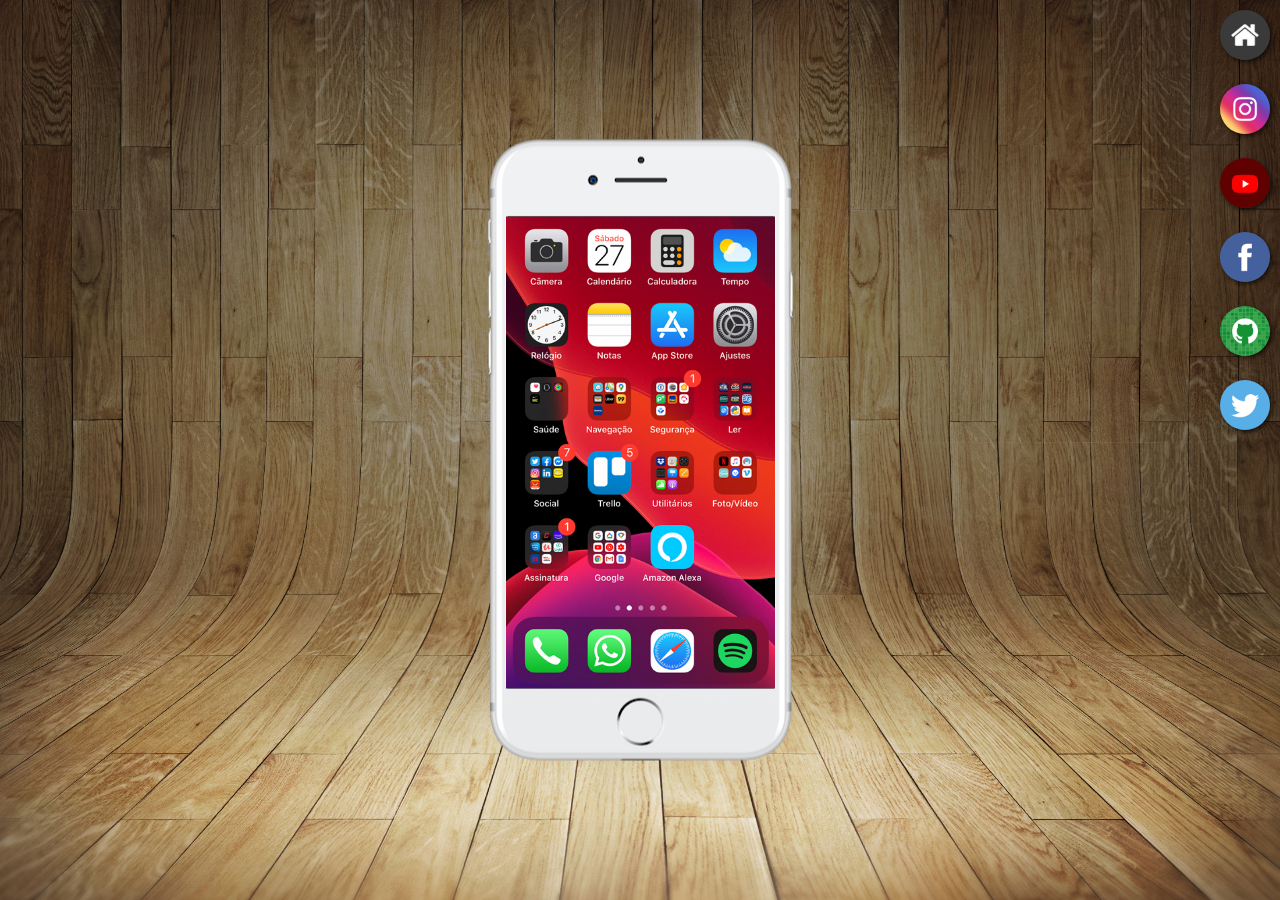
<file: index.html>
<!DOCTYPE html>
<html lang="pt-br">
<head>
    <meta charset="UTF-8">
    <meta name="viewport" content="width=device-width, initial-scale=1.0">
    <title>Projeto Redes Sociais</title>
    <link rel="shortcut icon" href="favicon.ico" type="image/x-icon">
    <link rel="stylesheet" href="estilos/style.css">
</head>
<body>
    <main>
        <section id="telefone">
            <iframe src="paginas-extras/home.html" frameborder="0" name="tela" id="tela">
            Seu navegador não é compatível com isso.
            </iframe>
        </section>
        <section id="redes-sociais">
            <a href="imagens/tela-home.jpg" target="tela"><img src="imagens/logo-home.jpg" alt="Home"></a><br>
            <a href="paginas-extras/instagram.html" target="tela"><img src="imagens/logo-instagram.jpg" alt="Instagram"></a><br>
            <a href="paginas-extras/youtube.html" target="tela"><img src="imagens/logo-youtube.jpg" alt="Youtube"></a><br>
            <a href="paginas-extras/facebook.html" target="tela"><img src="imagens/logo-facebook.jpg" alt="Facebook"></a><br>
            <a href="paginas-extras/github.html" target="tela"><img src="imagens/logo-github.jpg" alt="GitHub"></a><br>
            <a href="paginas-extras/x.html" target="tela"><img src="imagens/logo-twitter.jpg" alt="Twitter"></a>
        </section>
    </main>
</body>
</html>
</file>
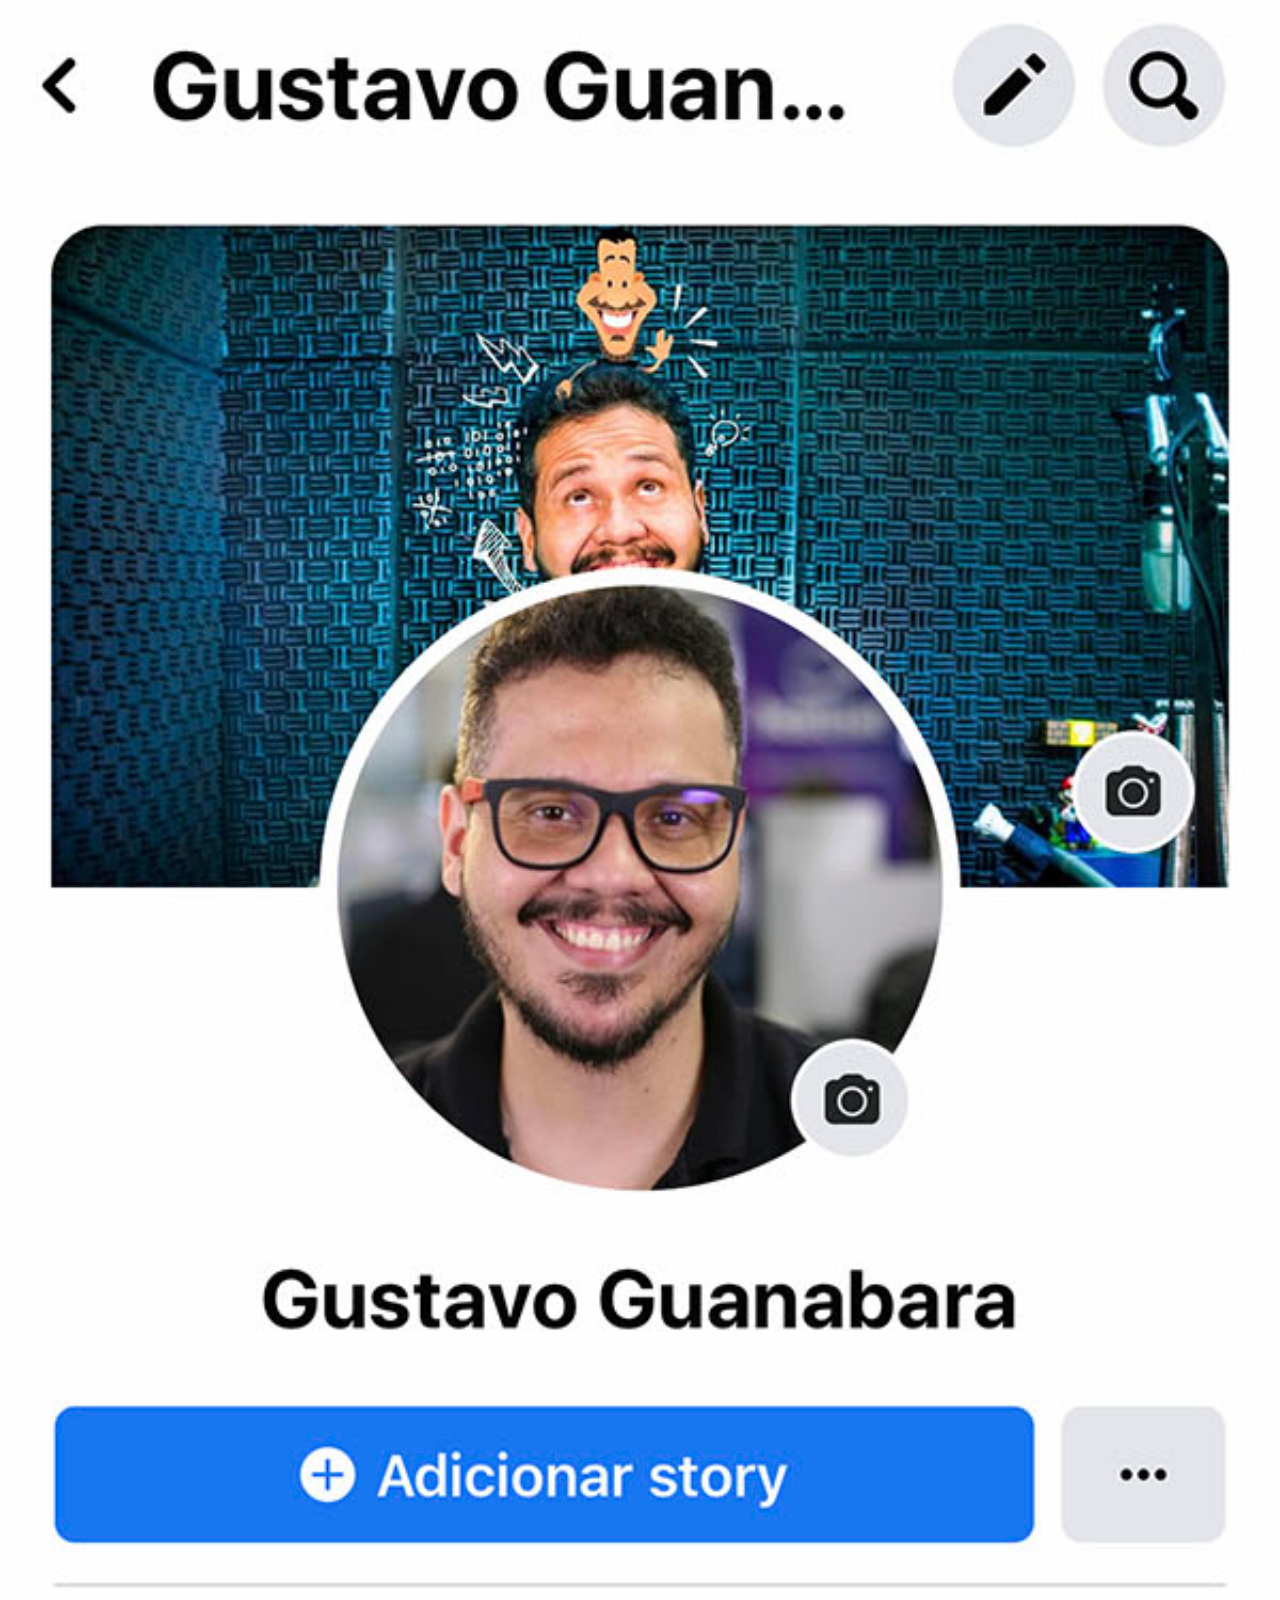
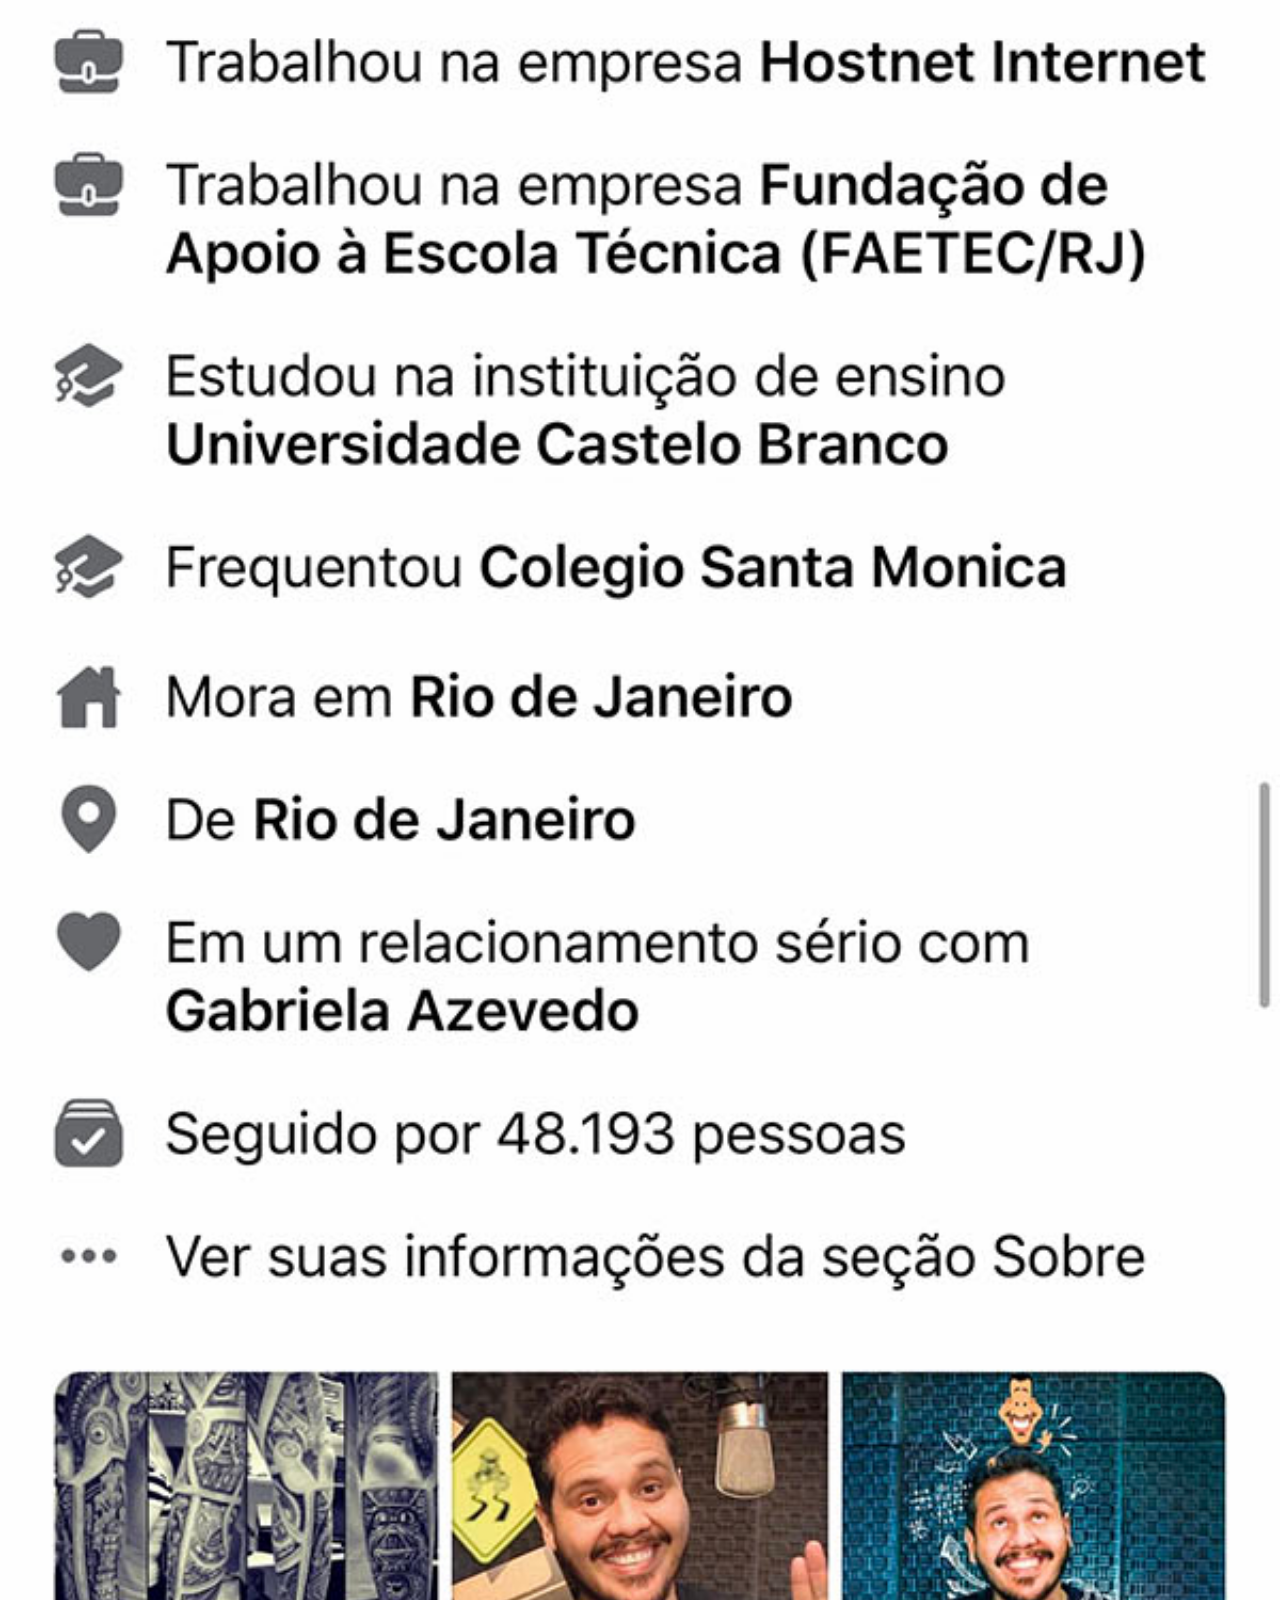
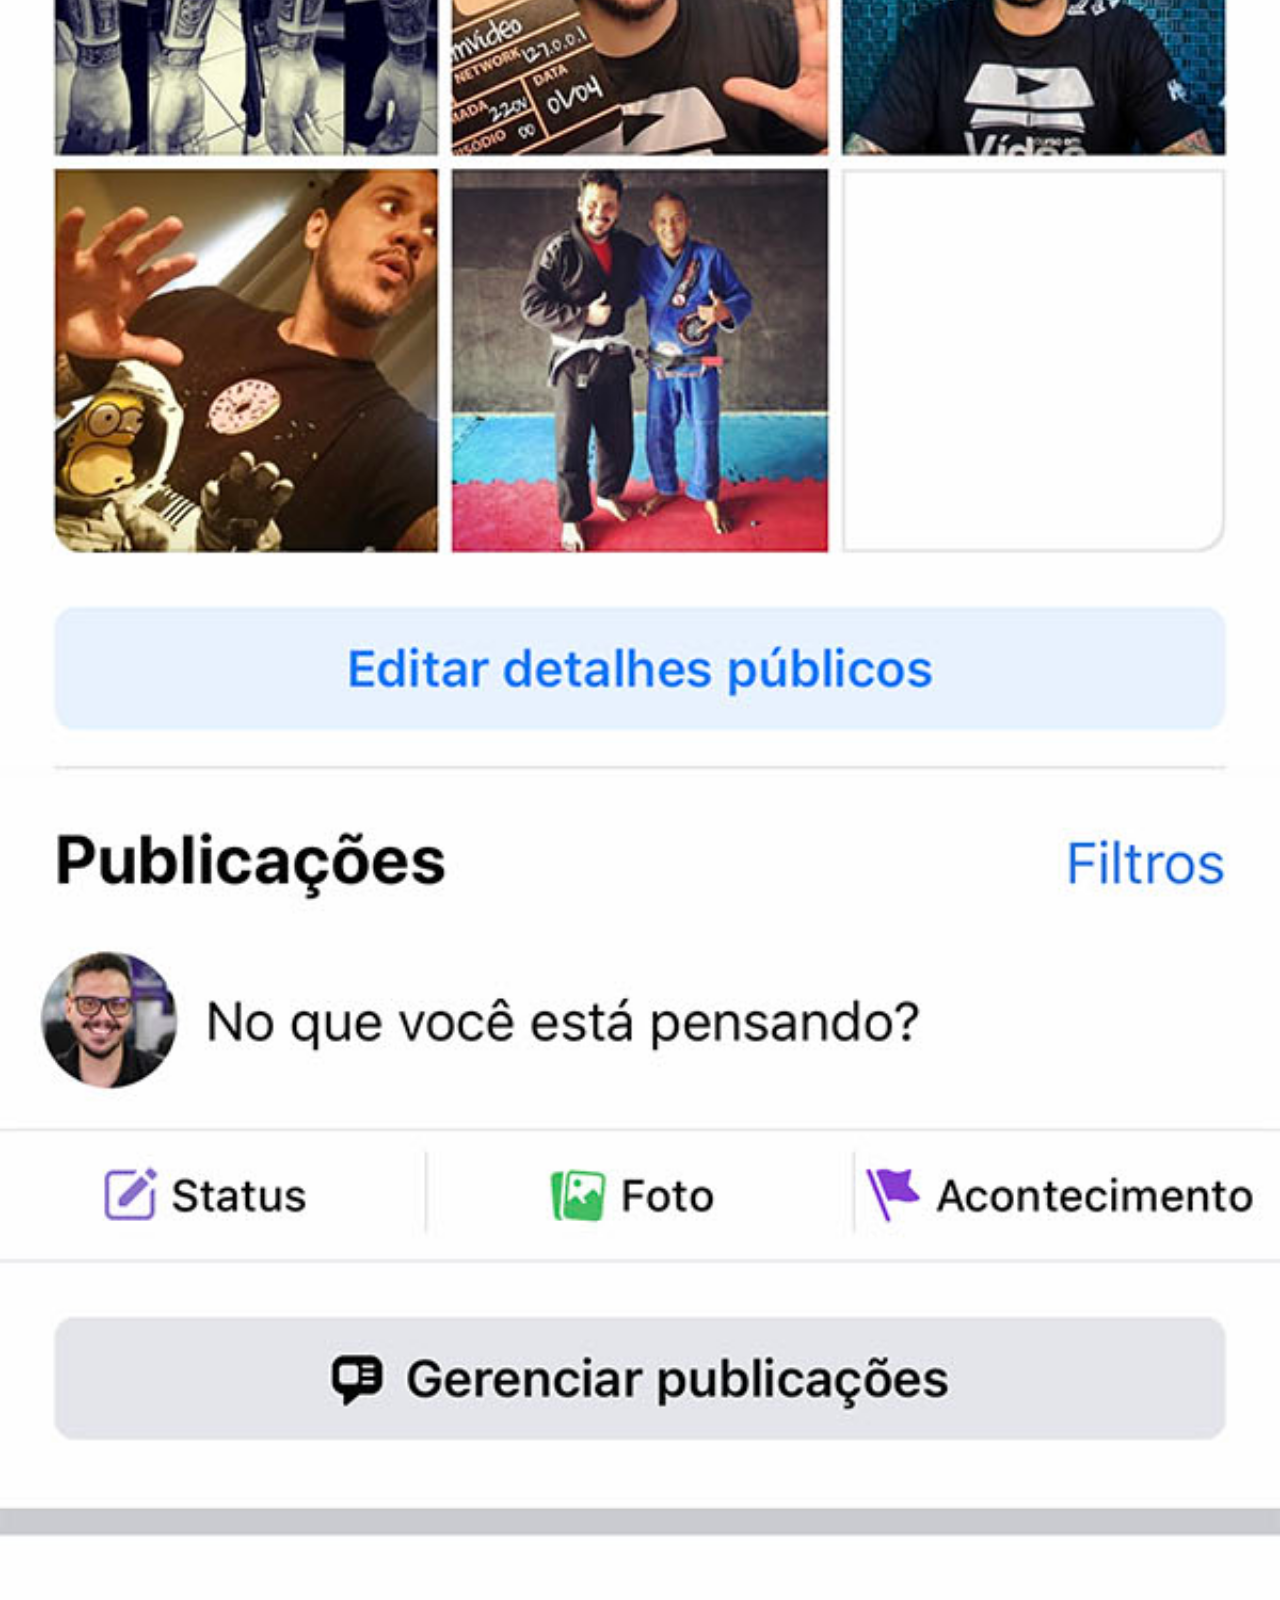
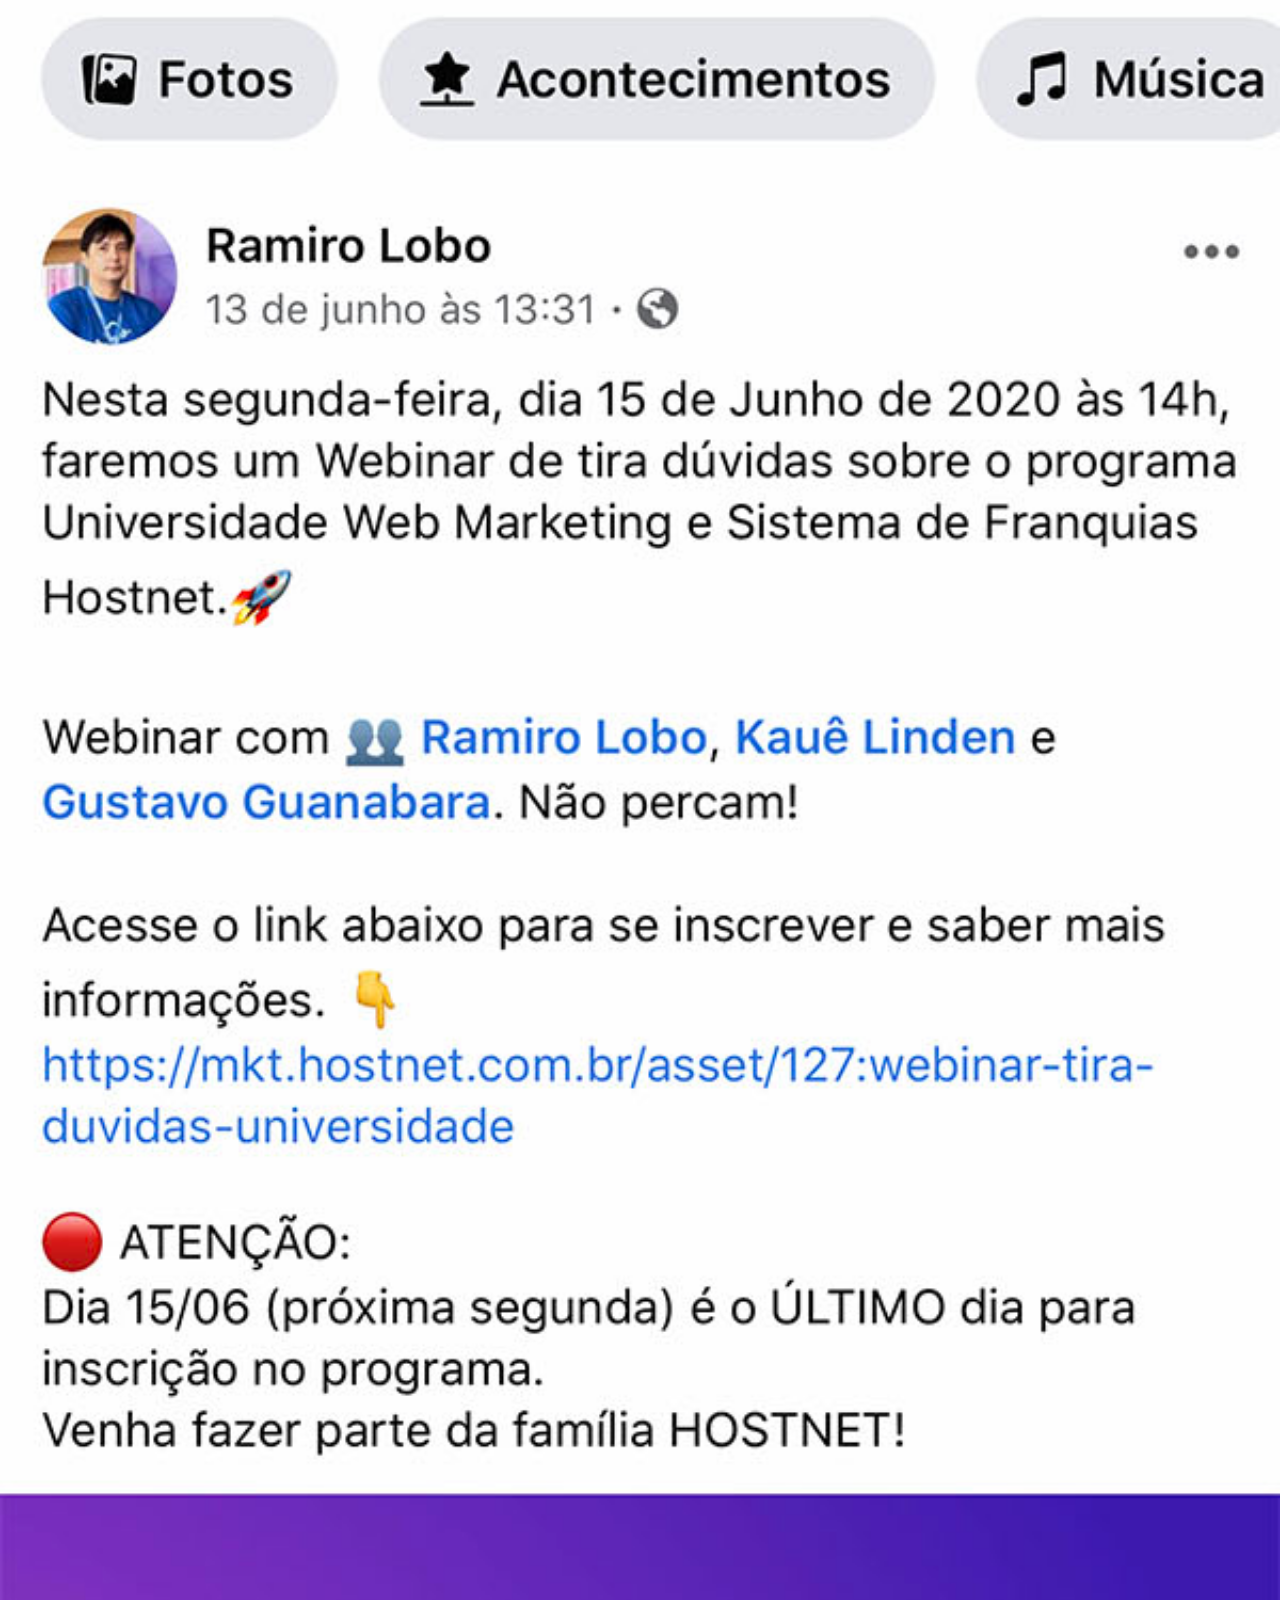
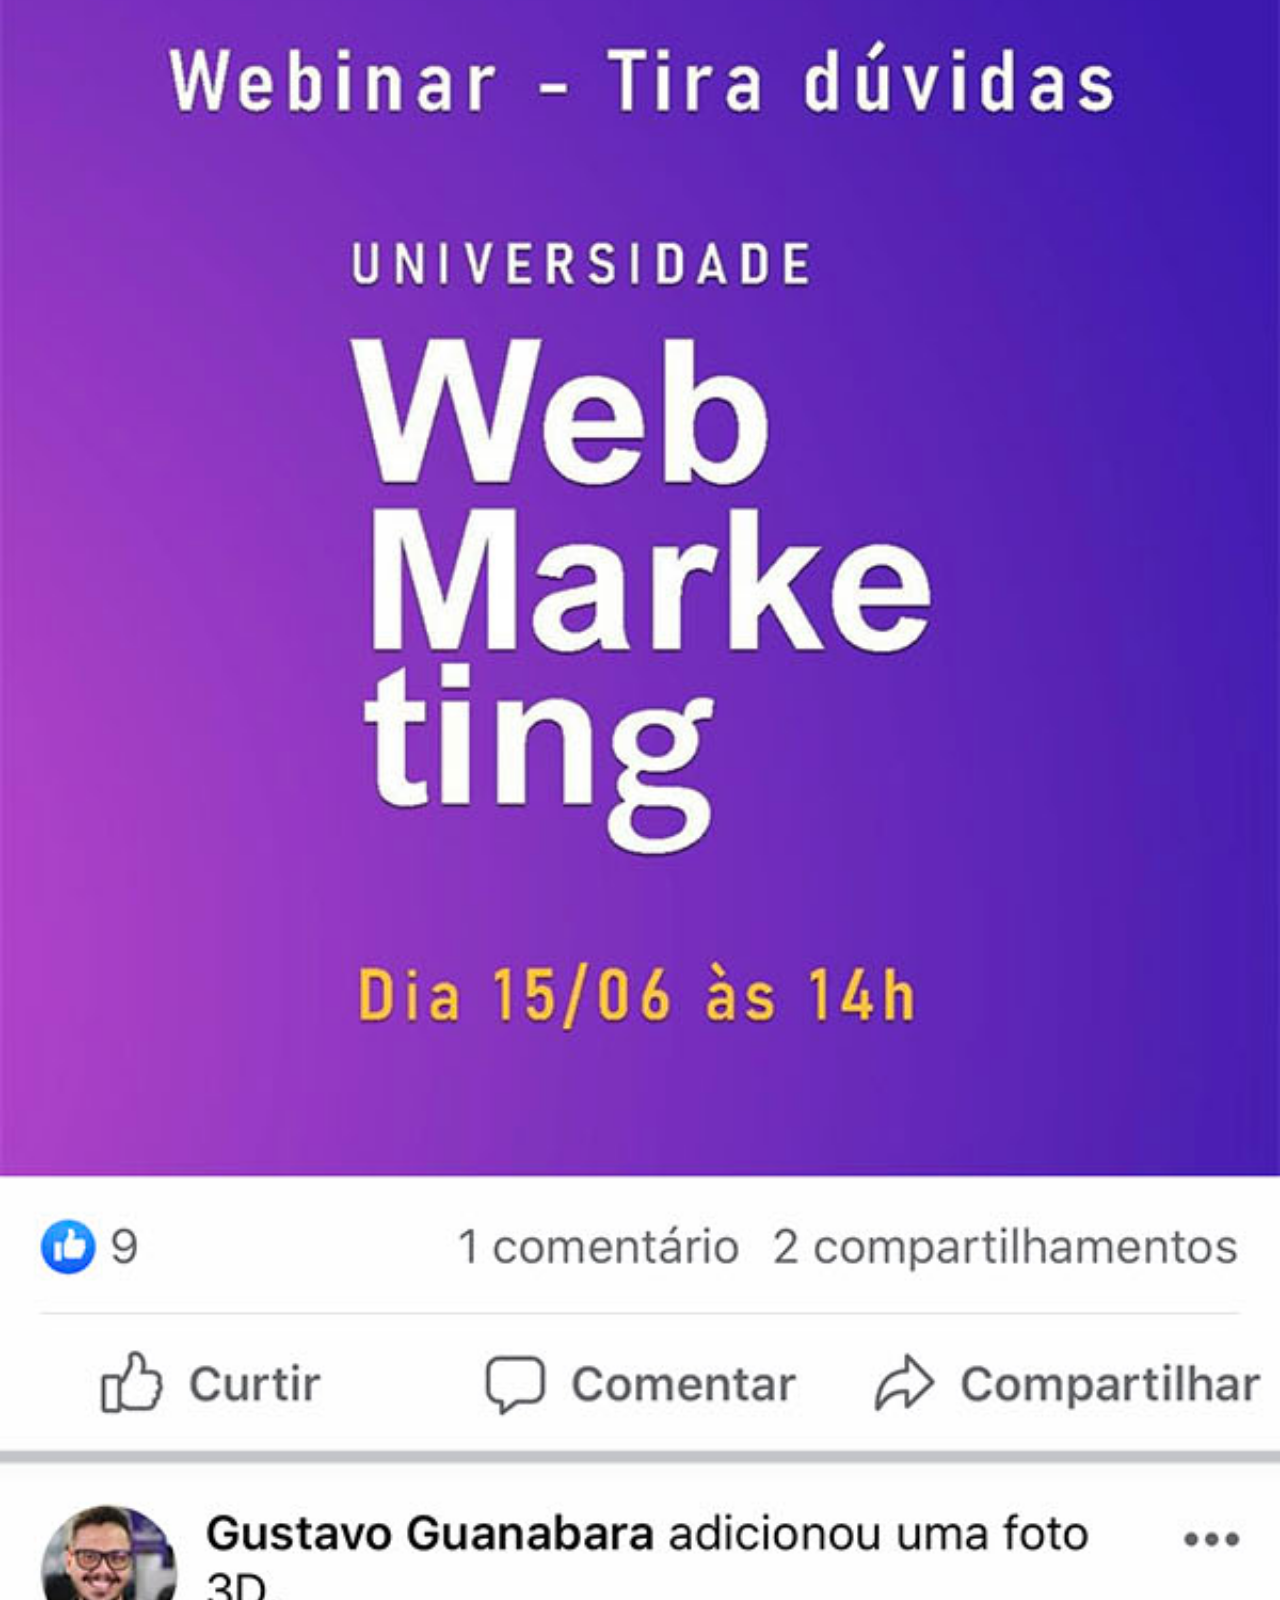
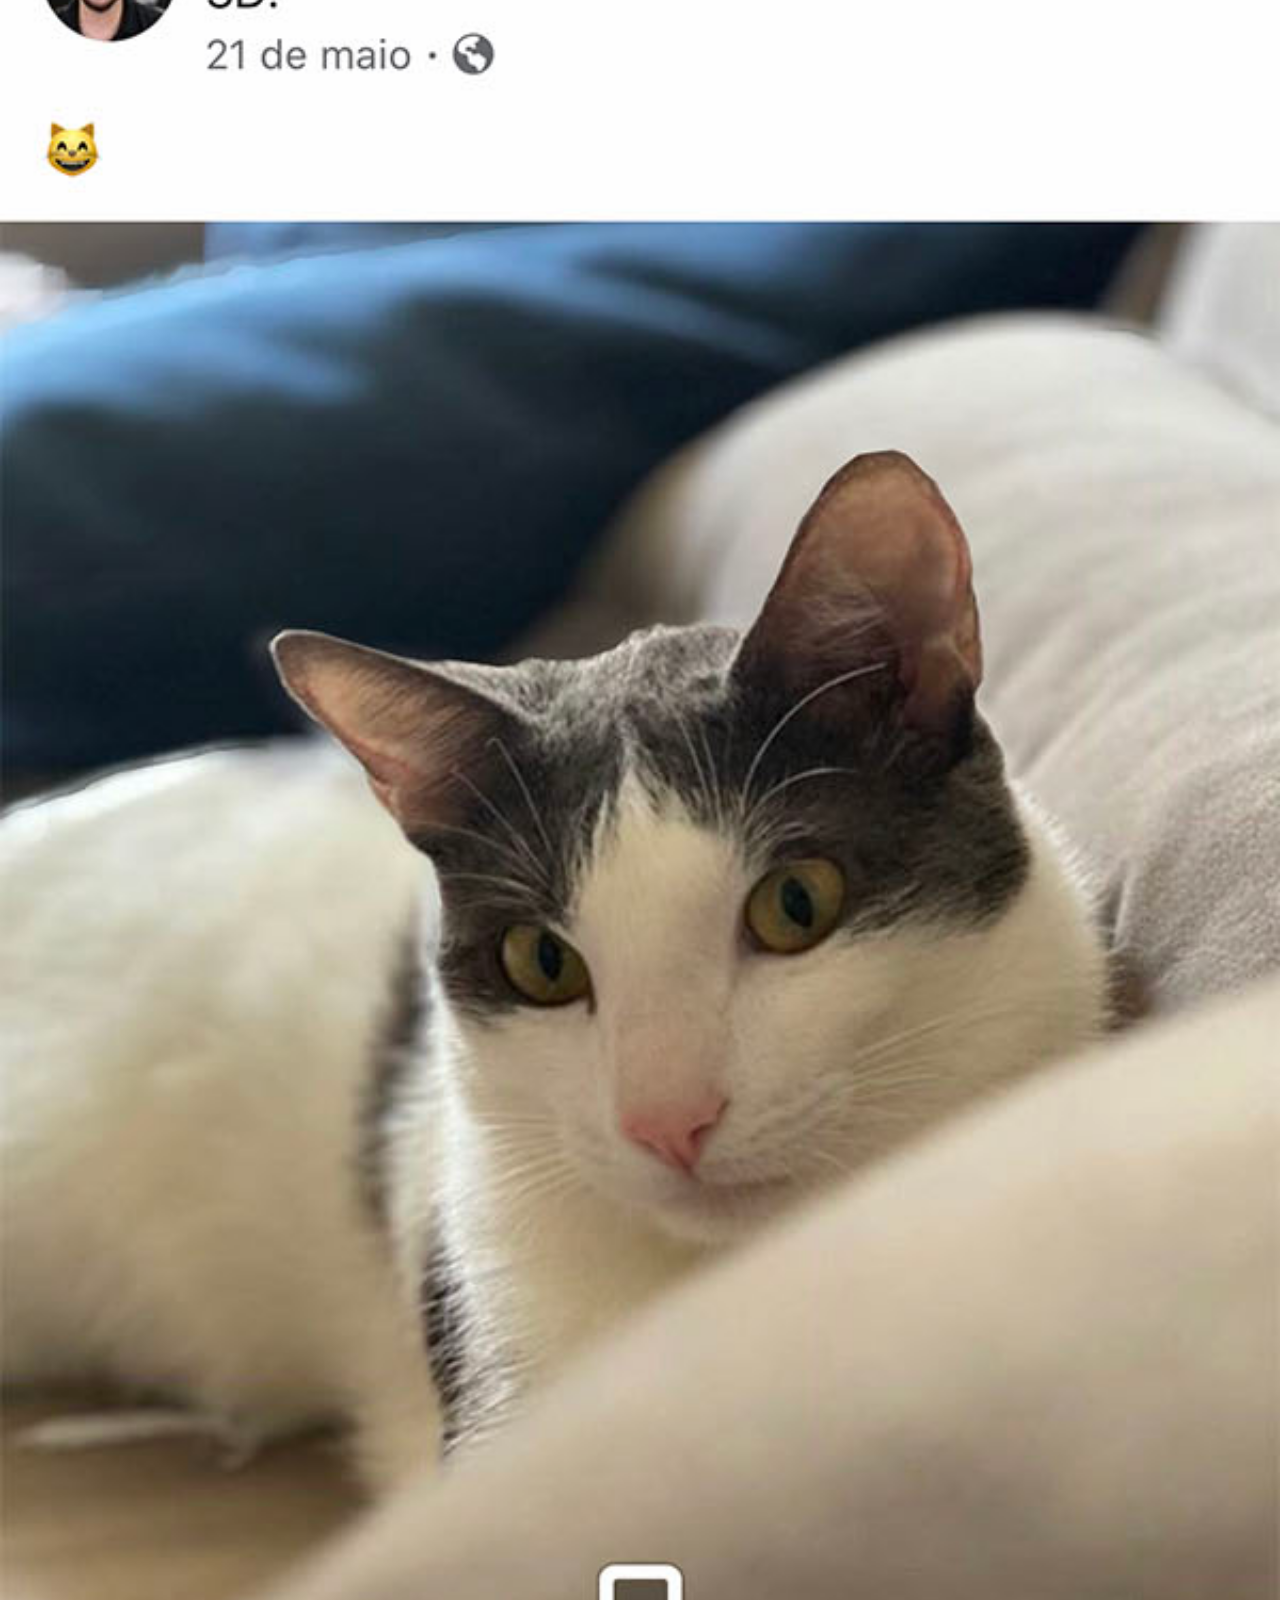
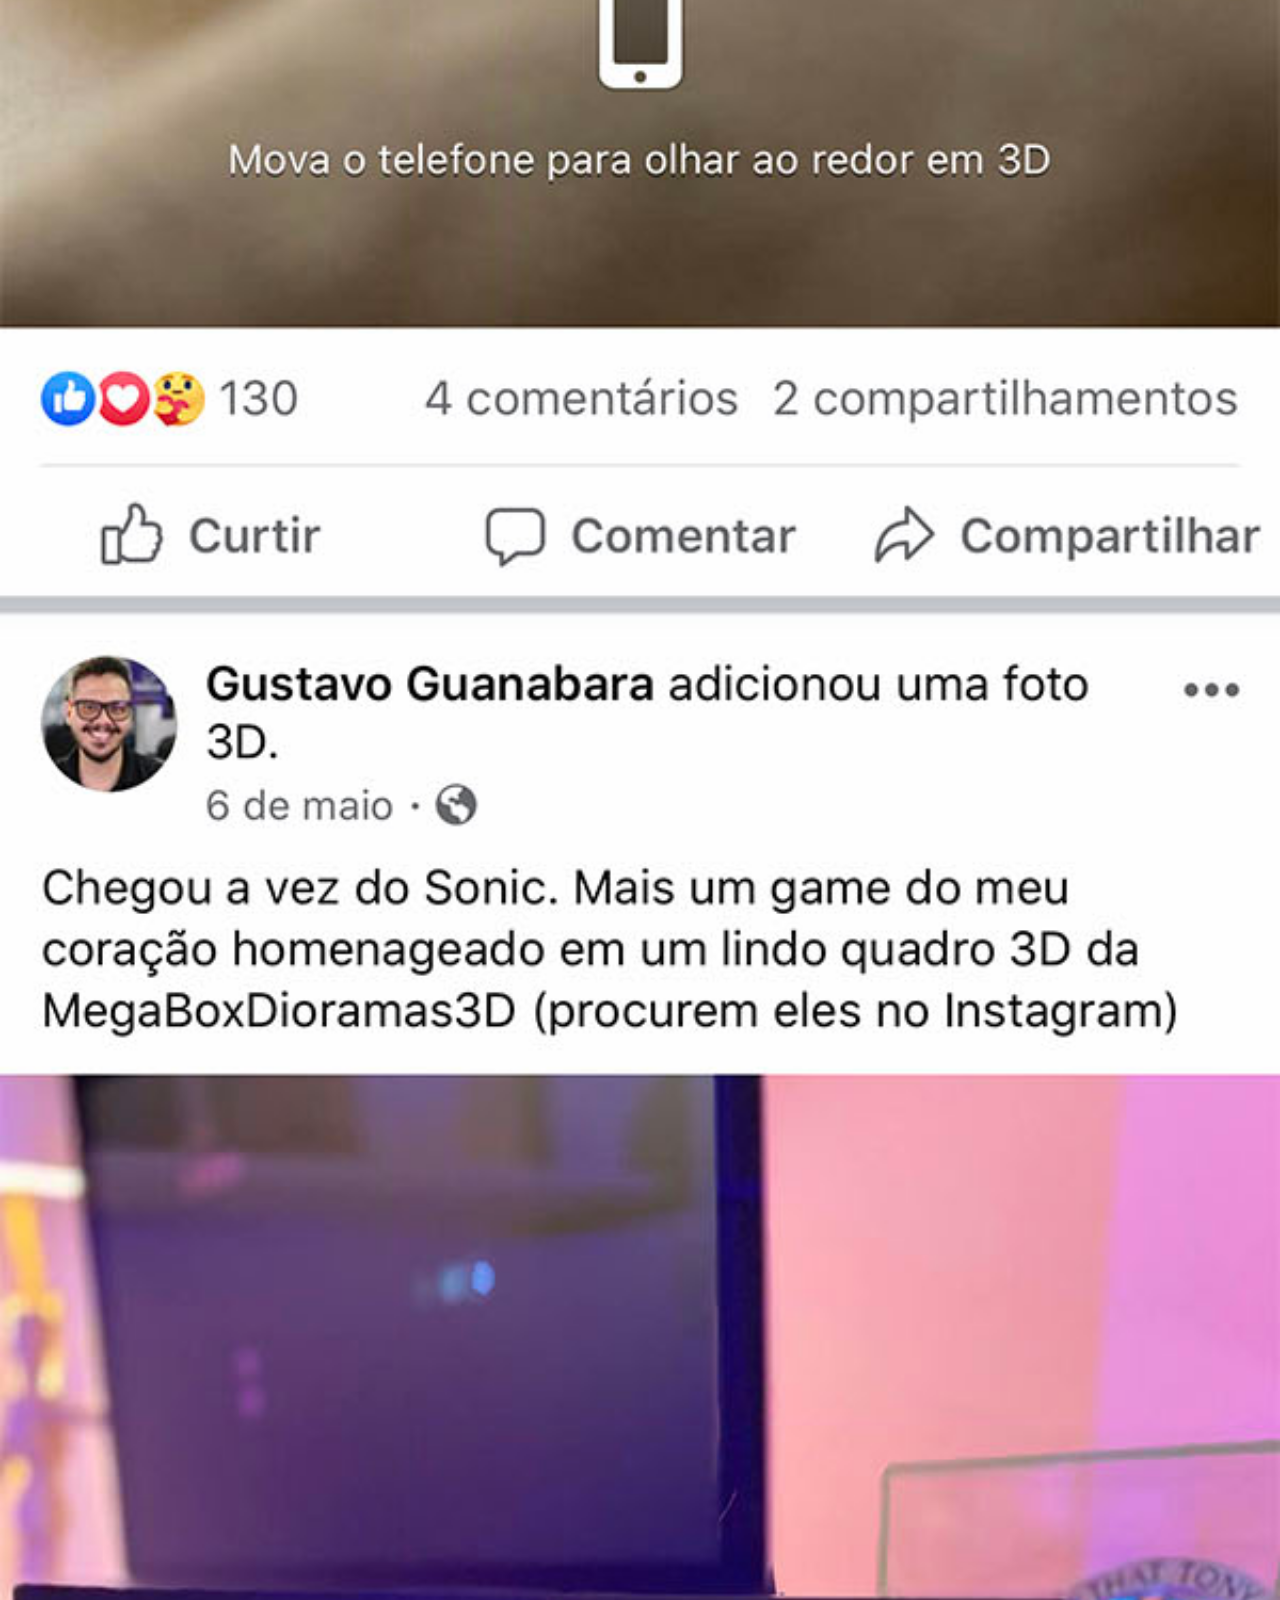
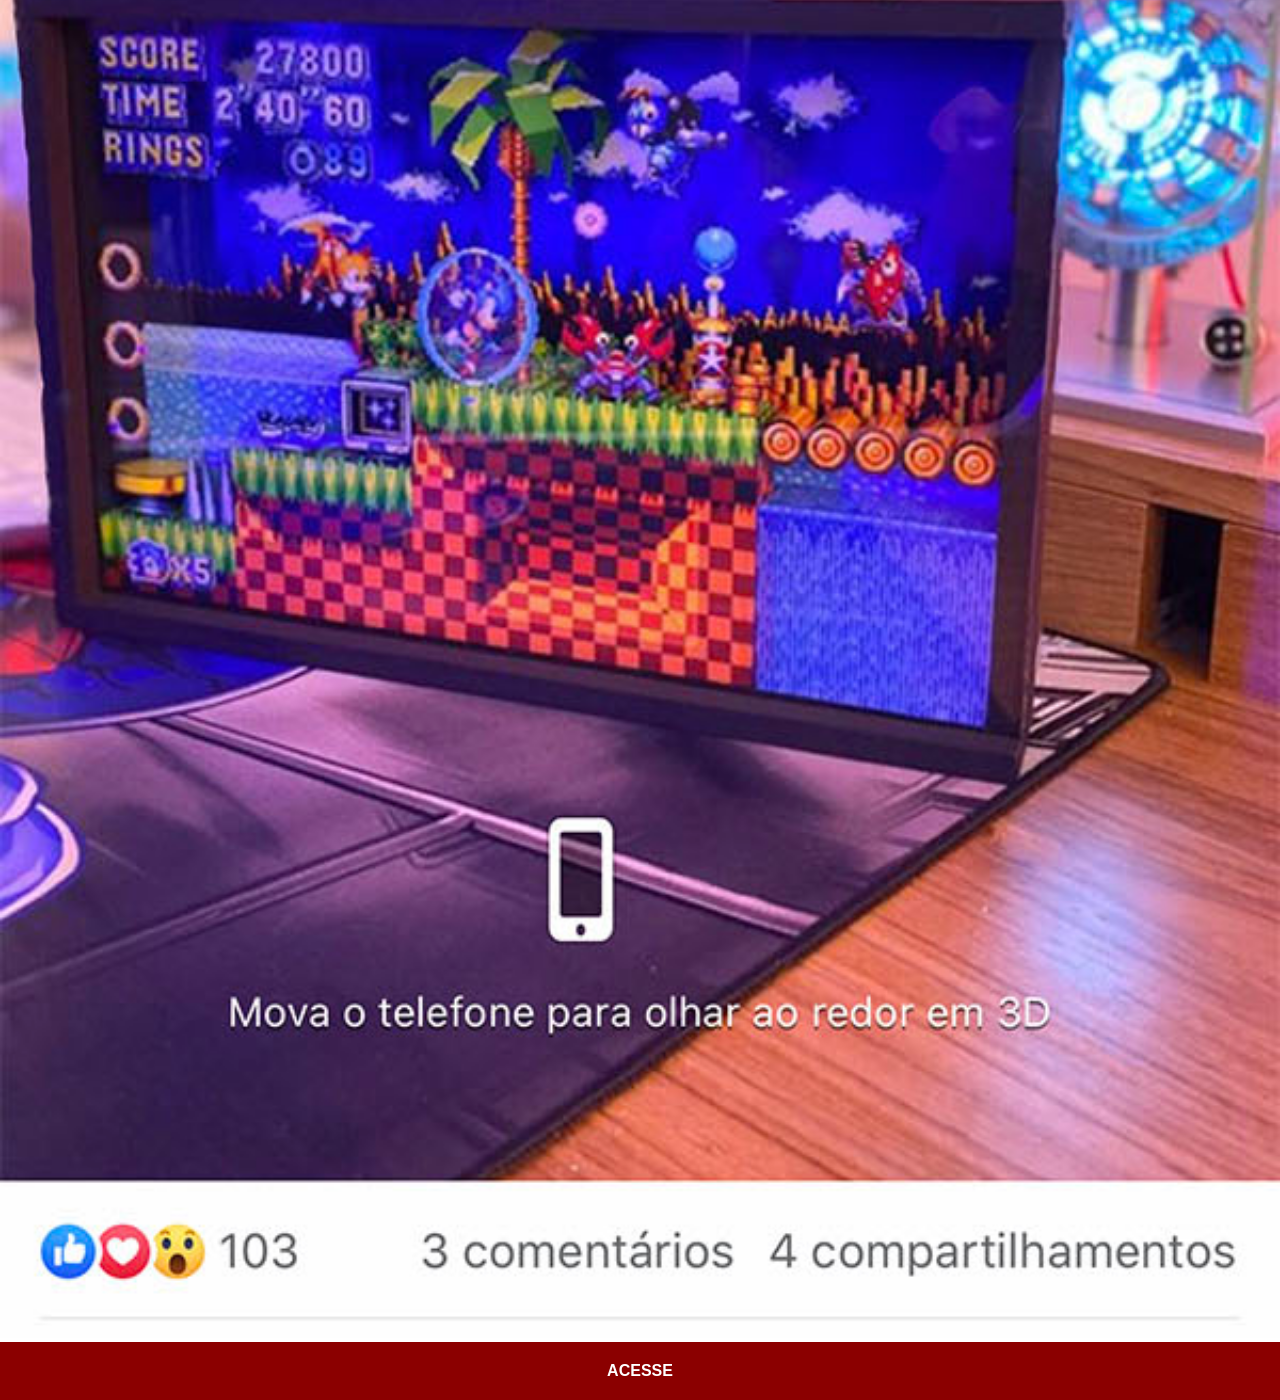
<file: paginas-extras/facebook.html>
<!DOCTYPE html>
<html lang="pt-br">
<head>
    <meta charset="UTF-8">
    <meta name="viewport" content="width=device-width, initial-scale=1.0">
    <title>Facebook</title>
    <link rel="stylesheet" href="../estilos/social.css">
</head>
<body>
    <img
    src="../imagens/tela-facebook.jpg"
    alt="Facebook">
    <a href="https://www.facebook.com/gustavoguanabara" target="_blank">ACESSE</a>
</body>
</html>
</file>
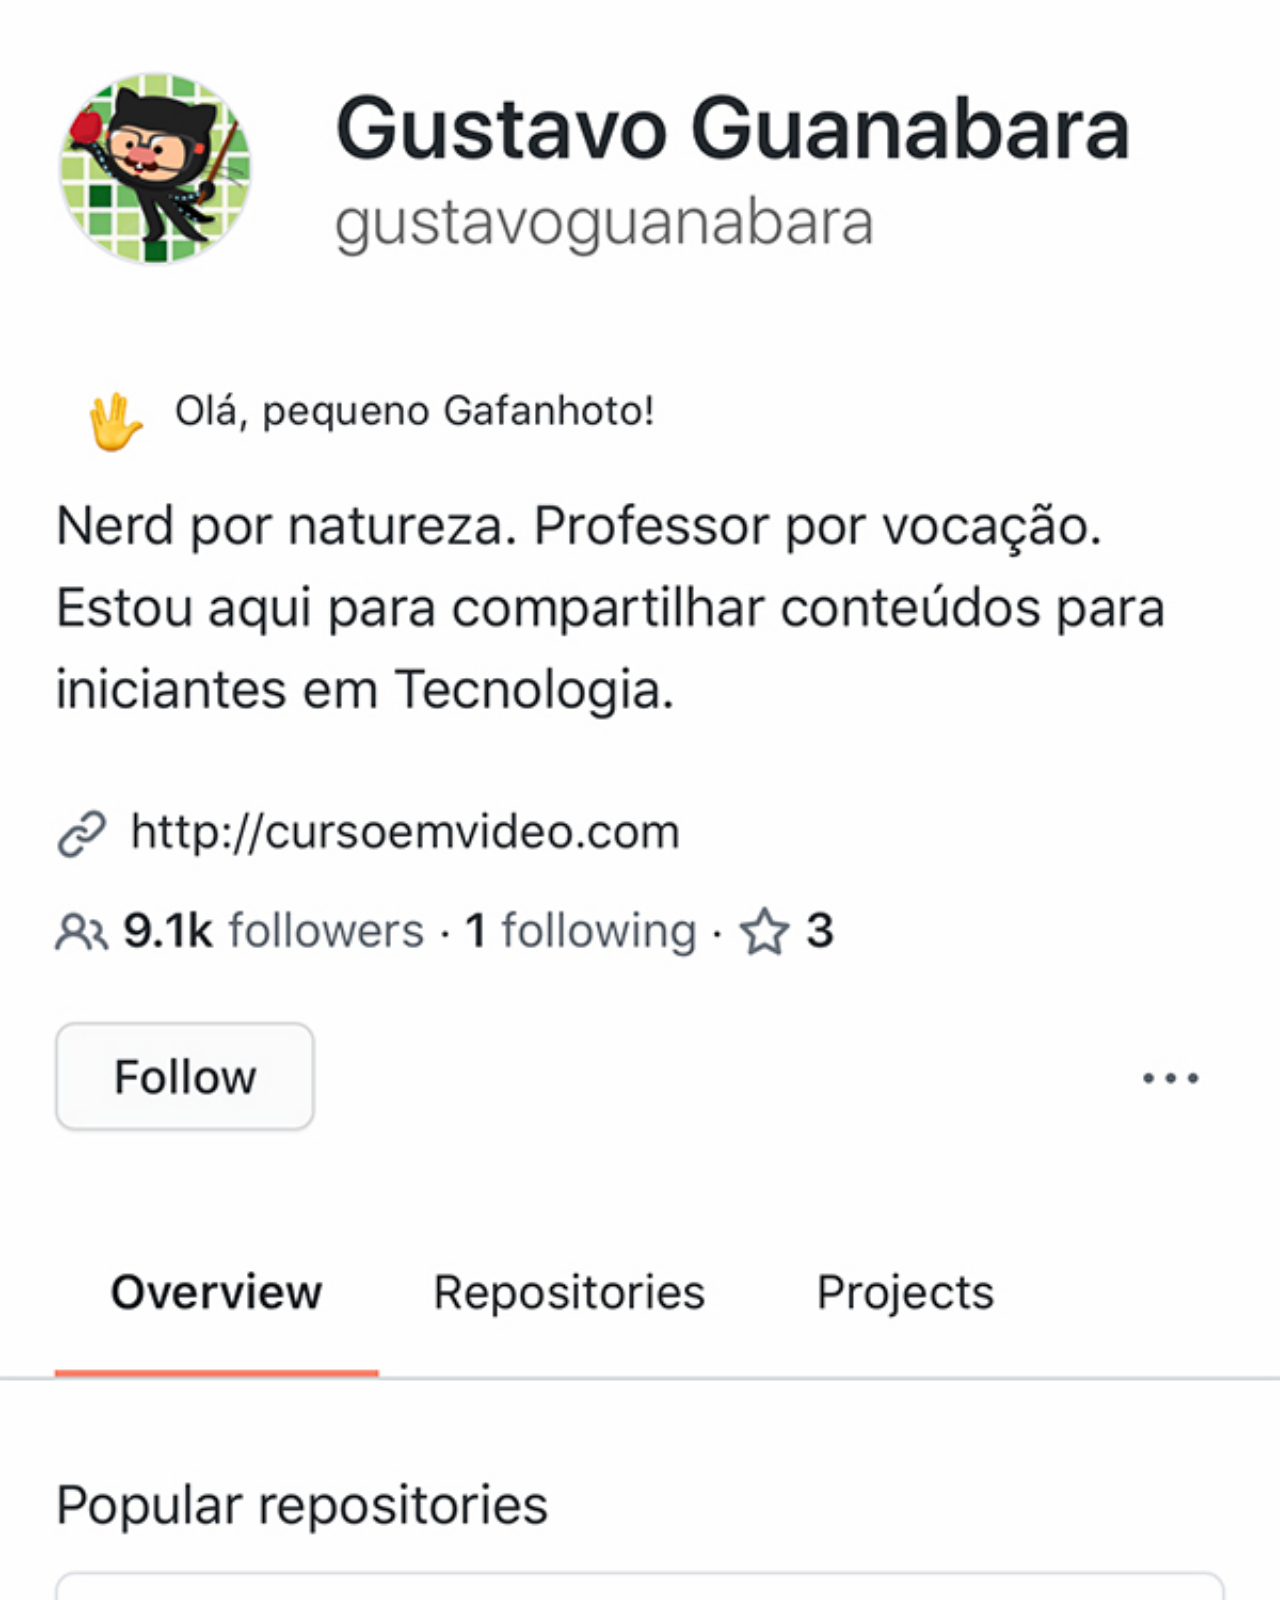
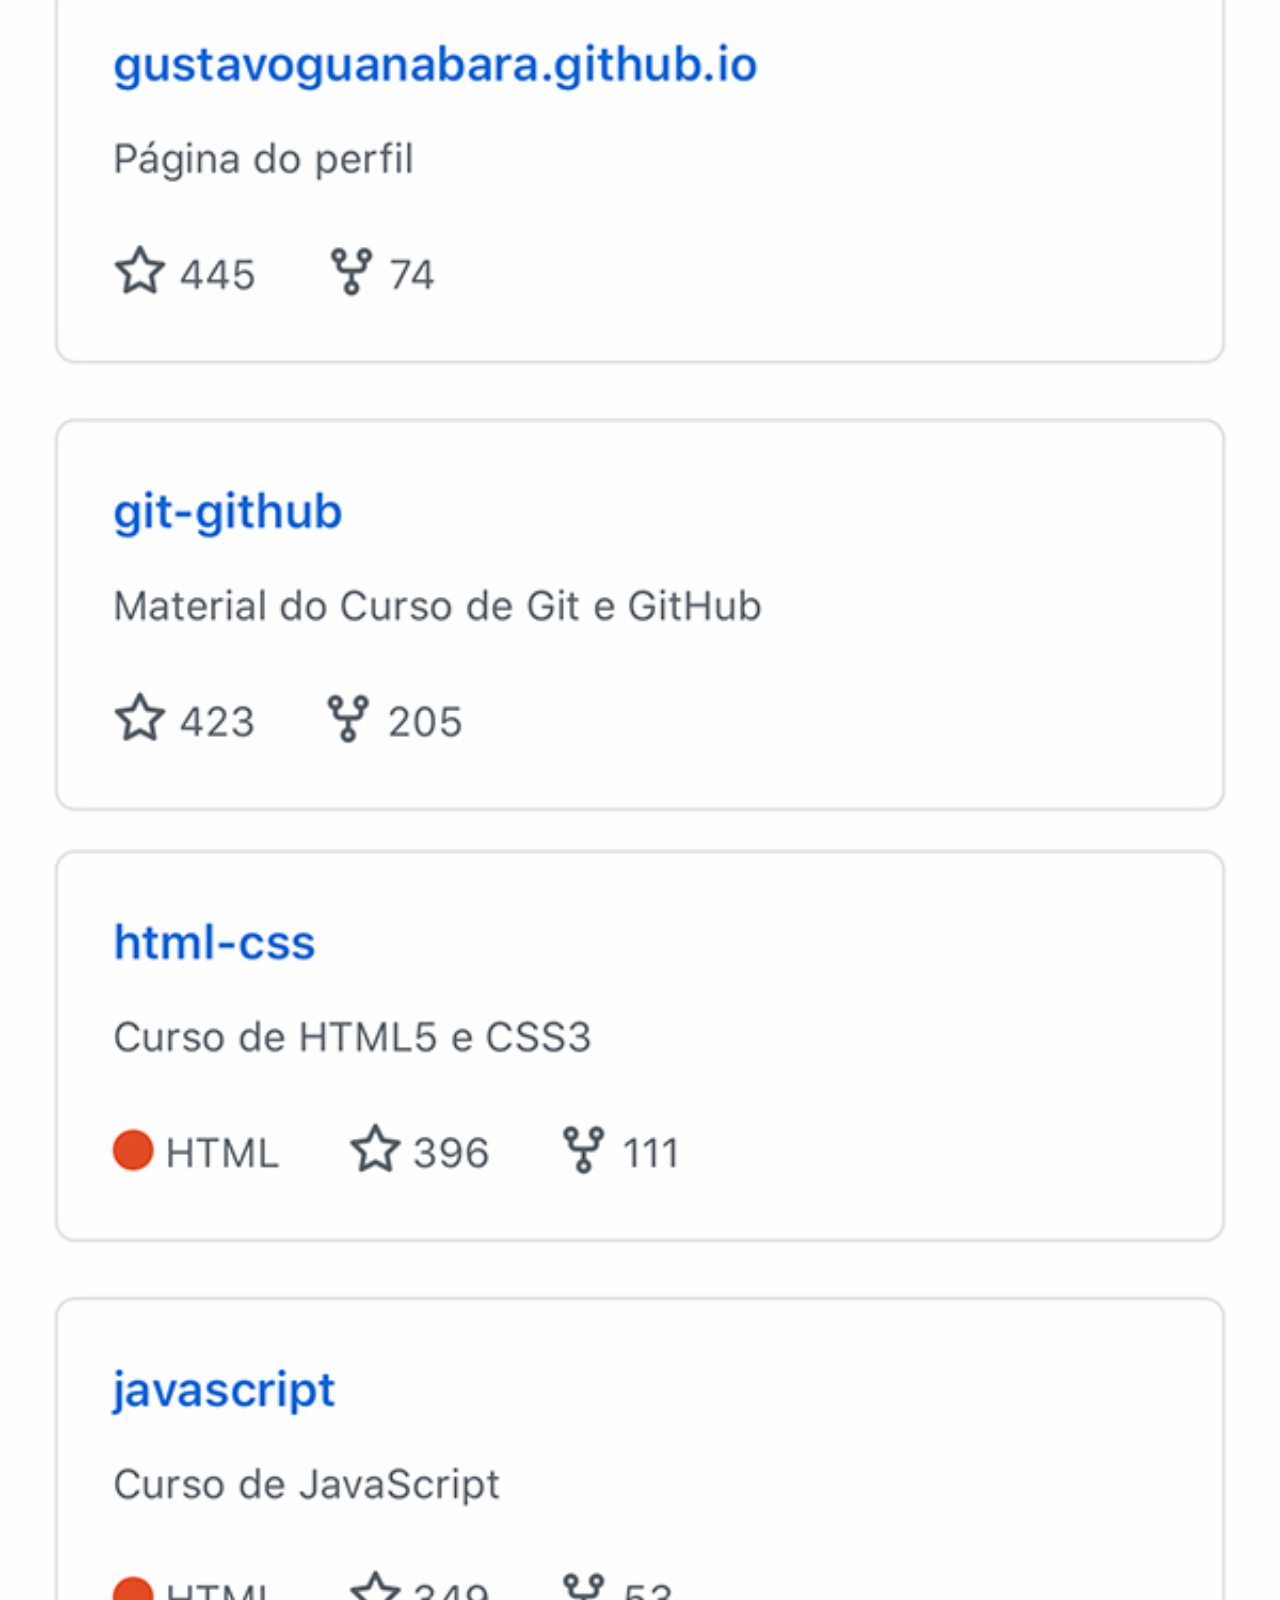
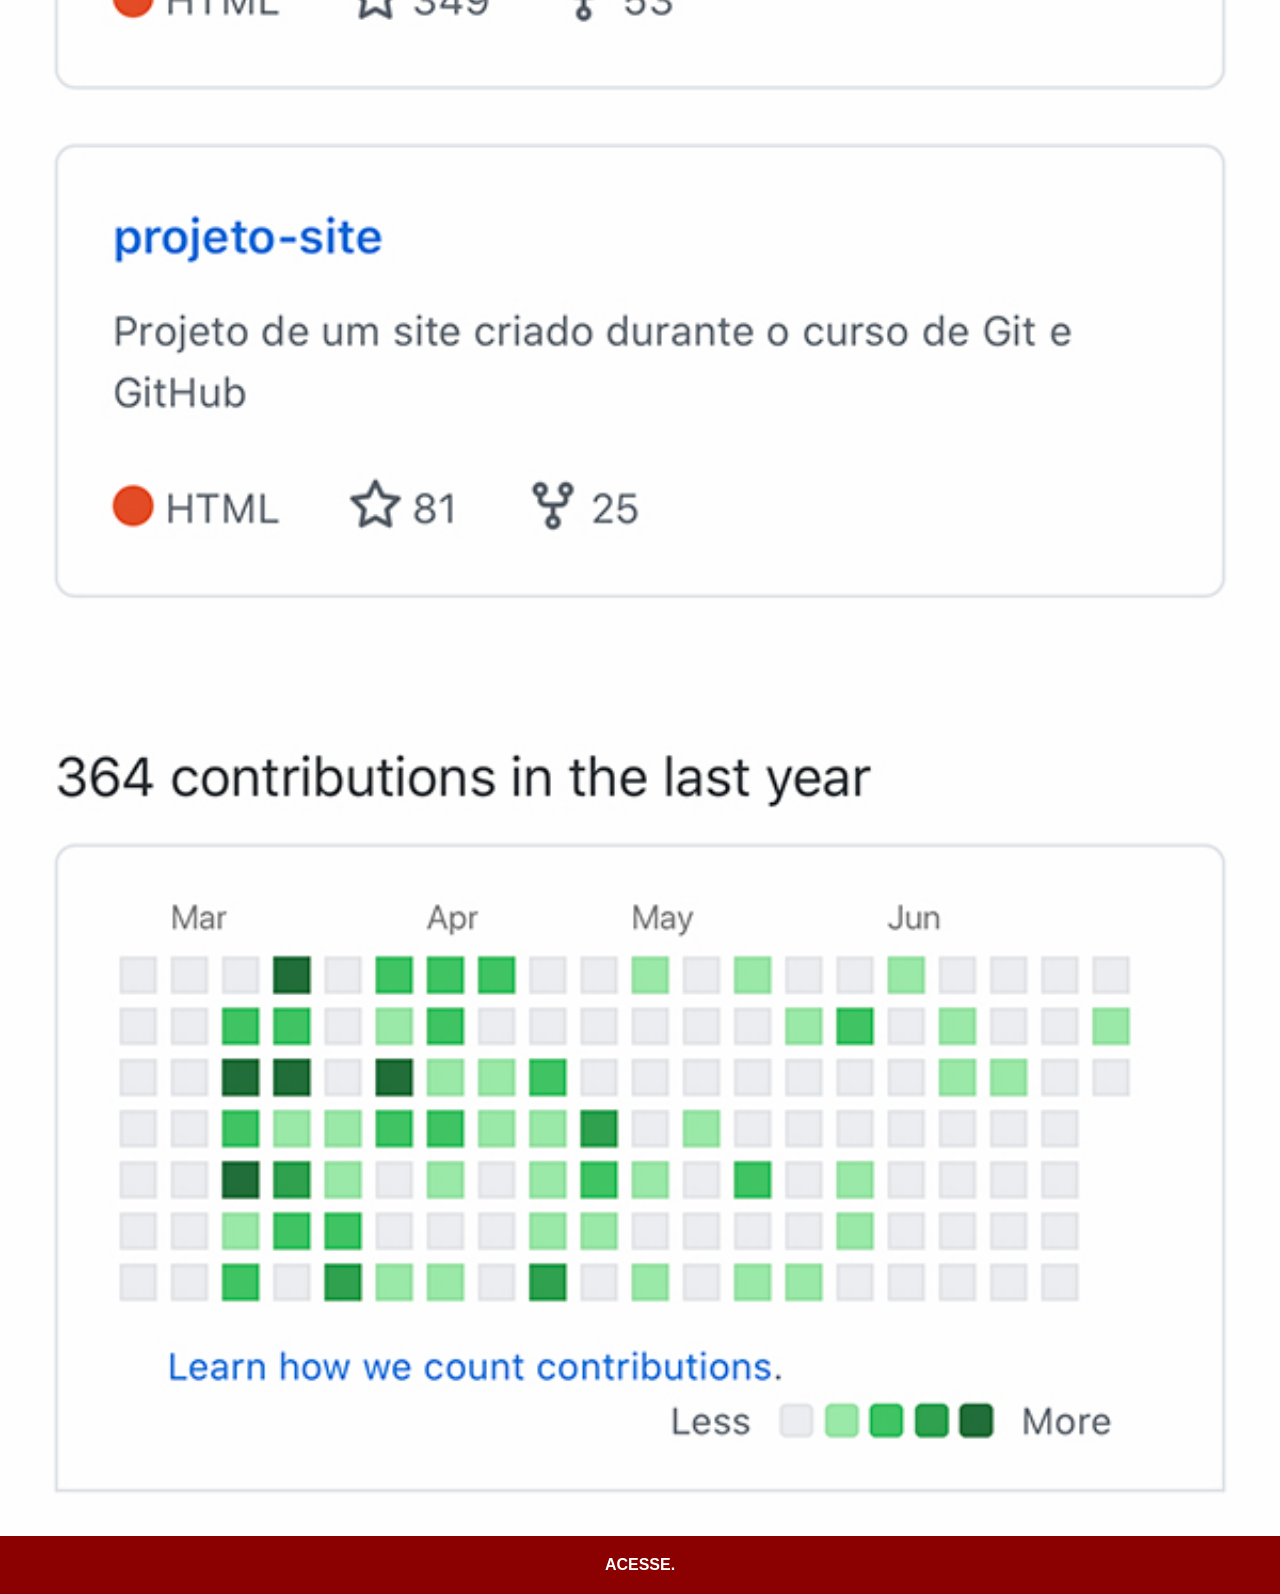
<file: paginas-extras/github.html>
<!DOCTYPE html>
<html lang="pt-br">
<head>
    <meta charset="UTF-8">
    <meta name="viewport" content="width=device-width, initial-scale=1.0">
    <title>GitHub</title>
    <link rel="stylesheet" href="../estilos/social.css">
</head>
<body>
    <img
    src="../imagens/tela-github.jpg"
    alt="GitHub">
    <a href="https://github.com/gustavoguanabara" target="_blank">ACESSE.</a>
</body>
</html>
</file>
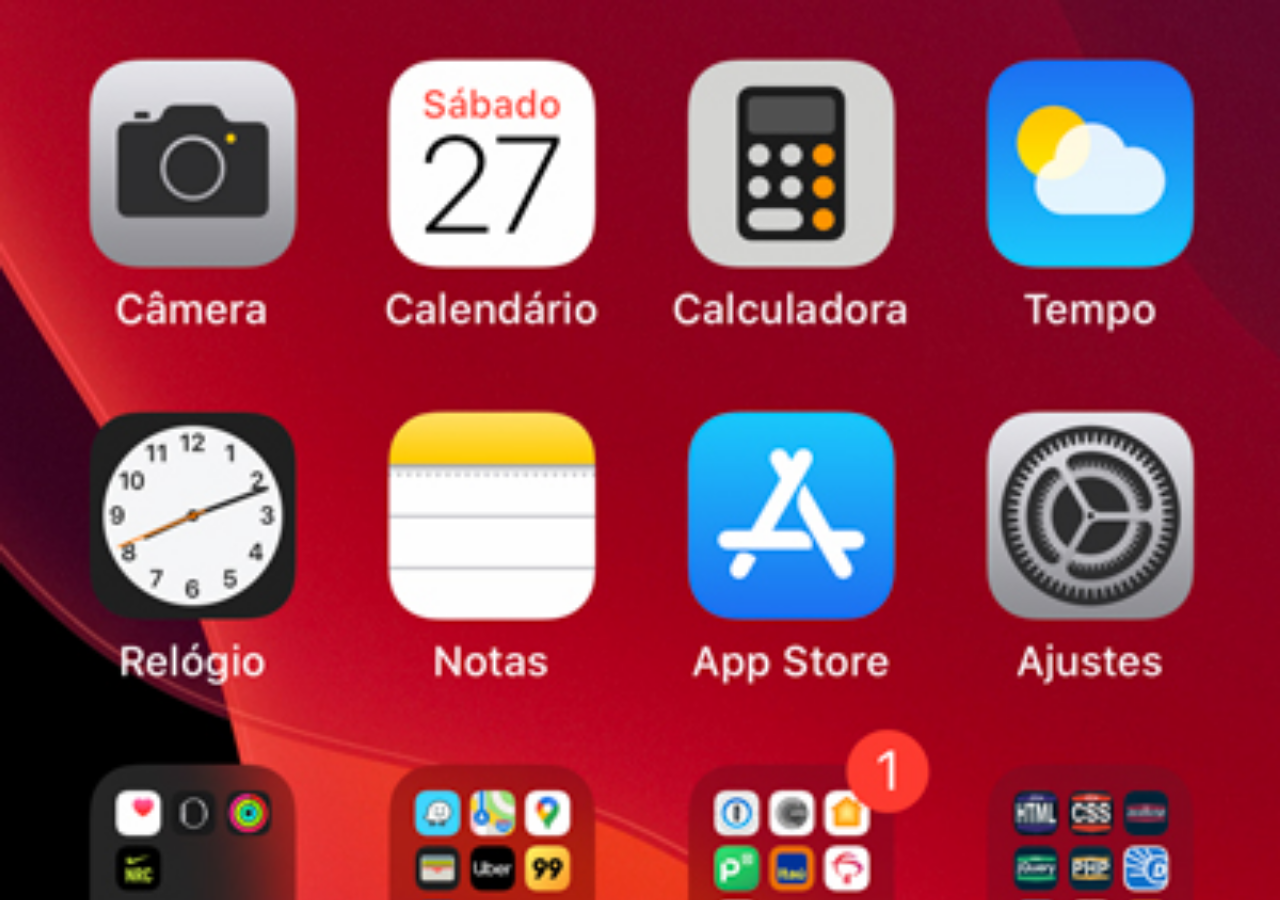
<file: paginas-extras/home.html>
<!DOCTYPE html>
<html lang="pt-br">
<head>
    <meta charset="UTF-8">
    <meta name="viewport" content="width=device-width, initial-scale=1.0">
    <title>Home</title>
    <style>
        * {
            margin: 0px;
            padding: 0px;
        }

        body {
            width: 100vw;
            height: 100vh;
            background: black url('../imagens/tela-home.jpg') no-repeat top center;
            background-size: cover;
        }
    </style>
</head>
<body>
    
</body>
</html>
</file>
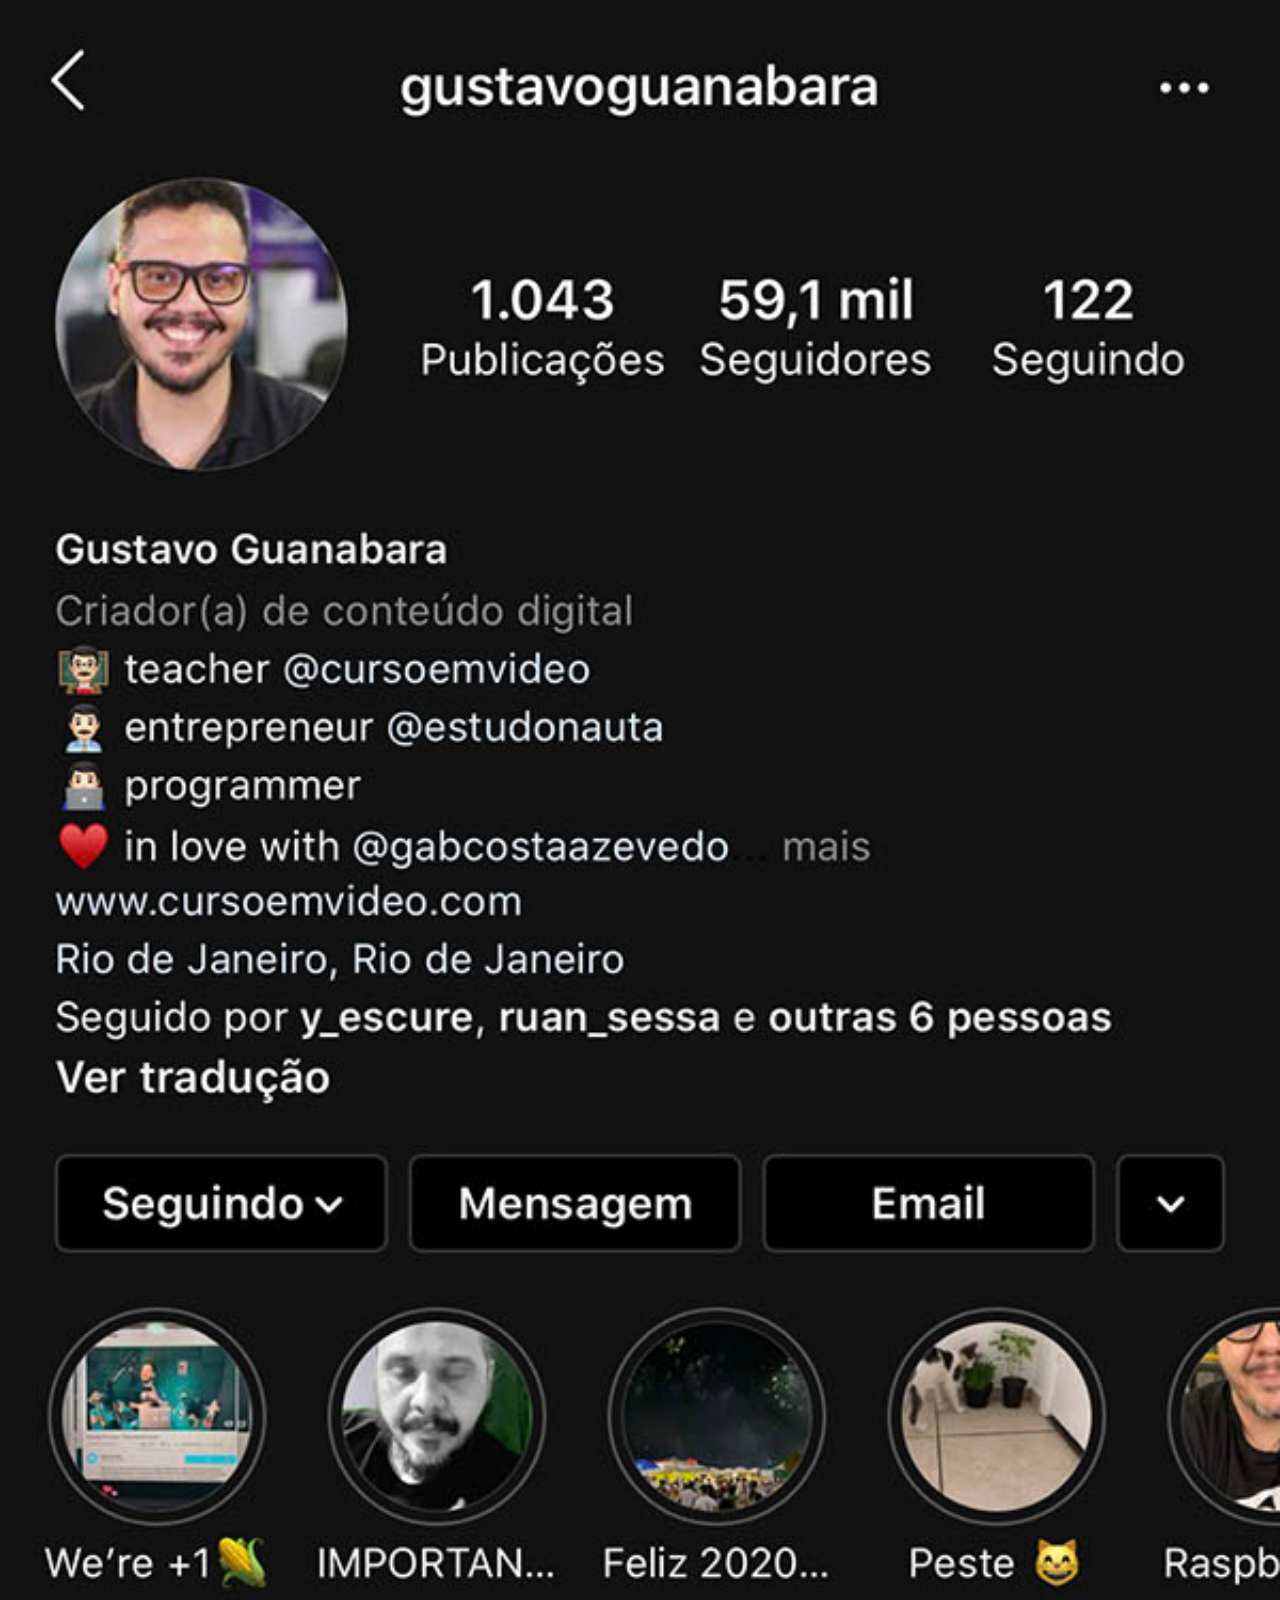
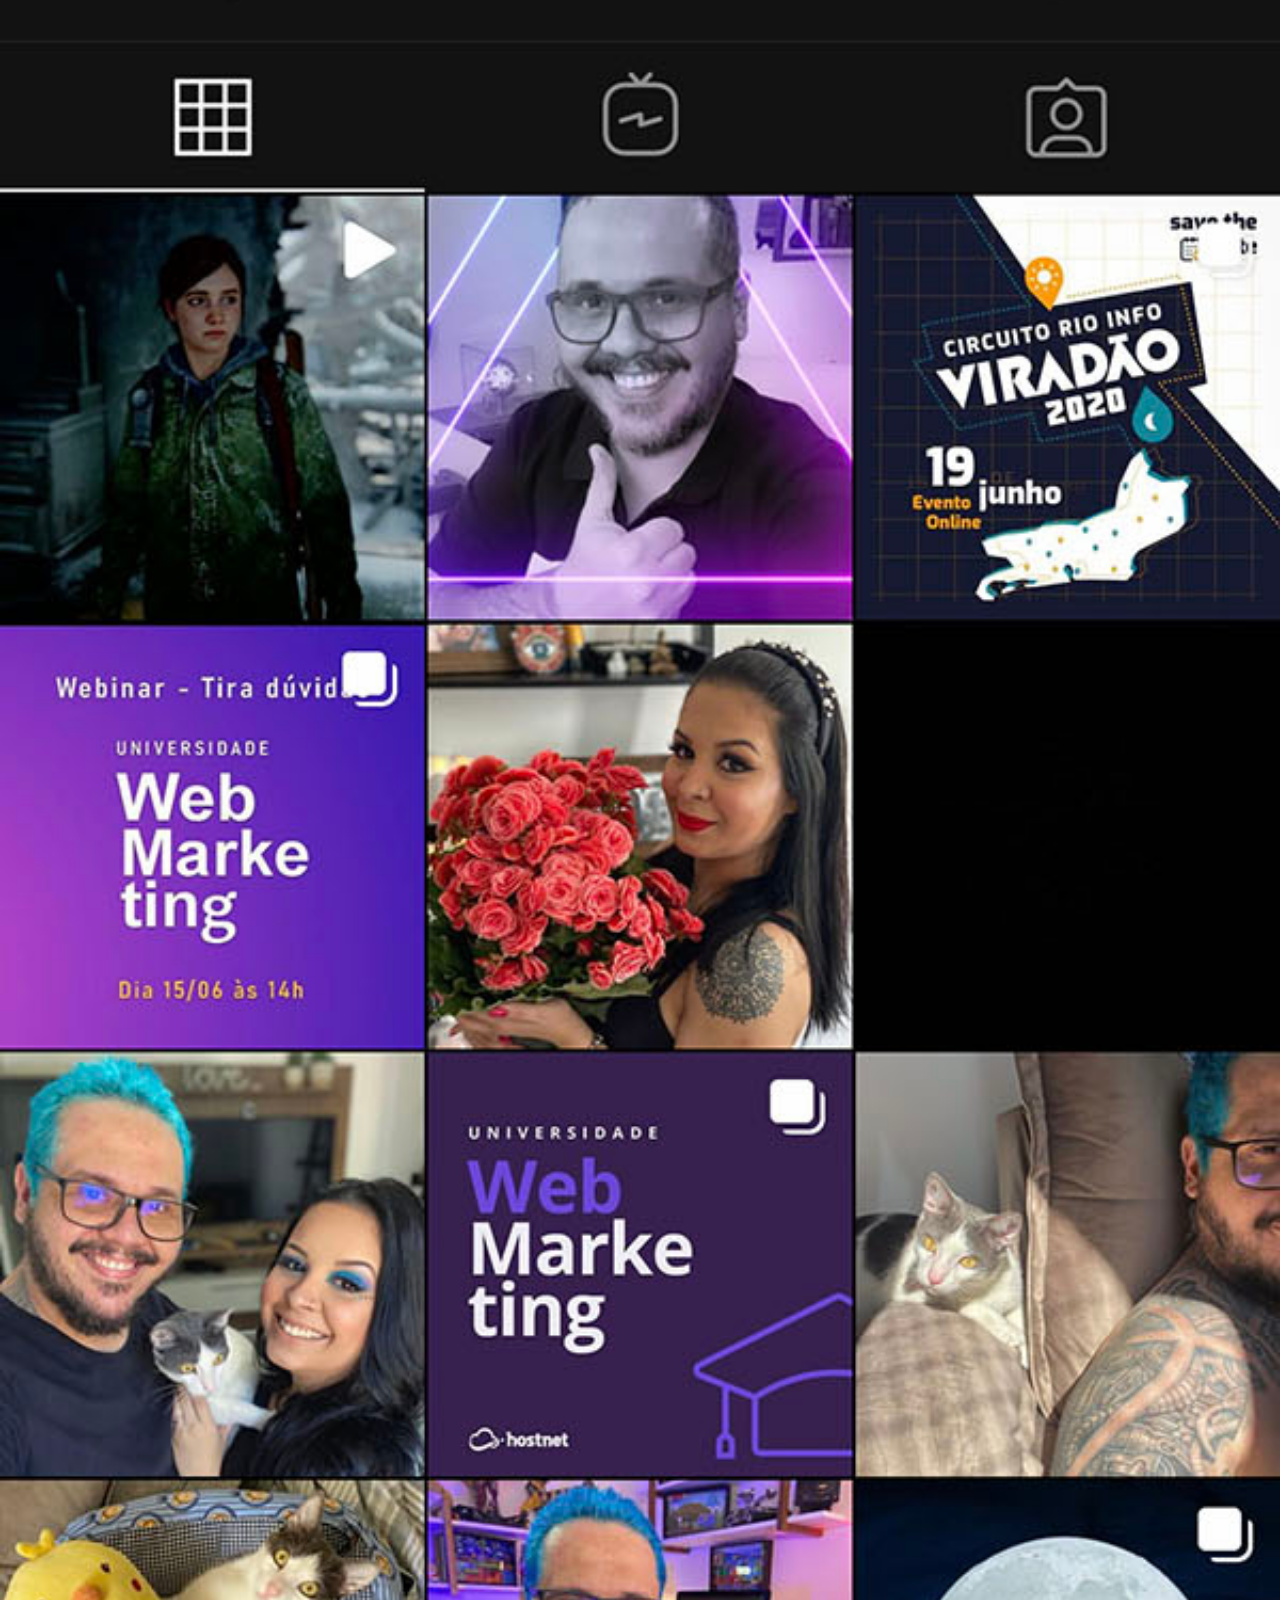
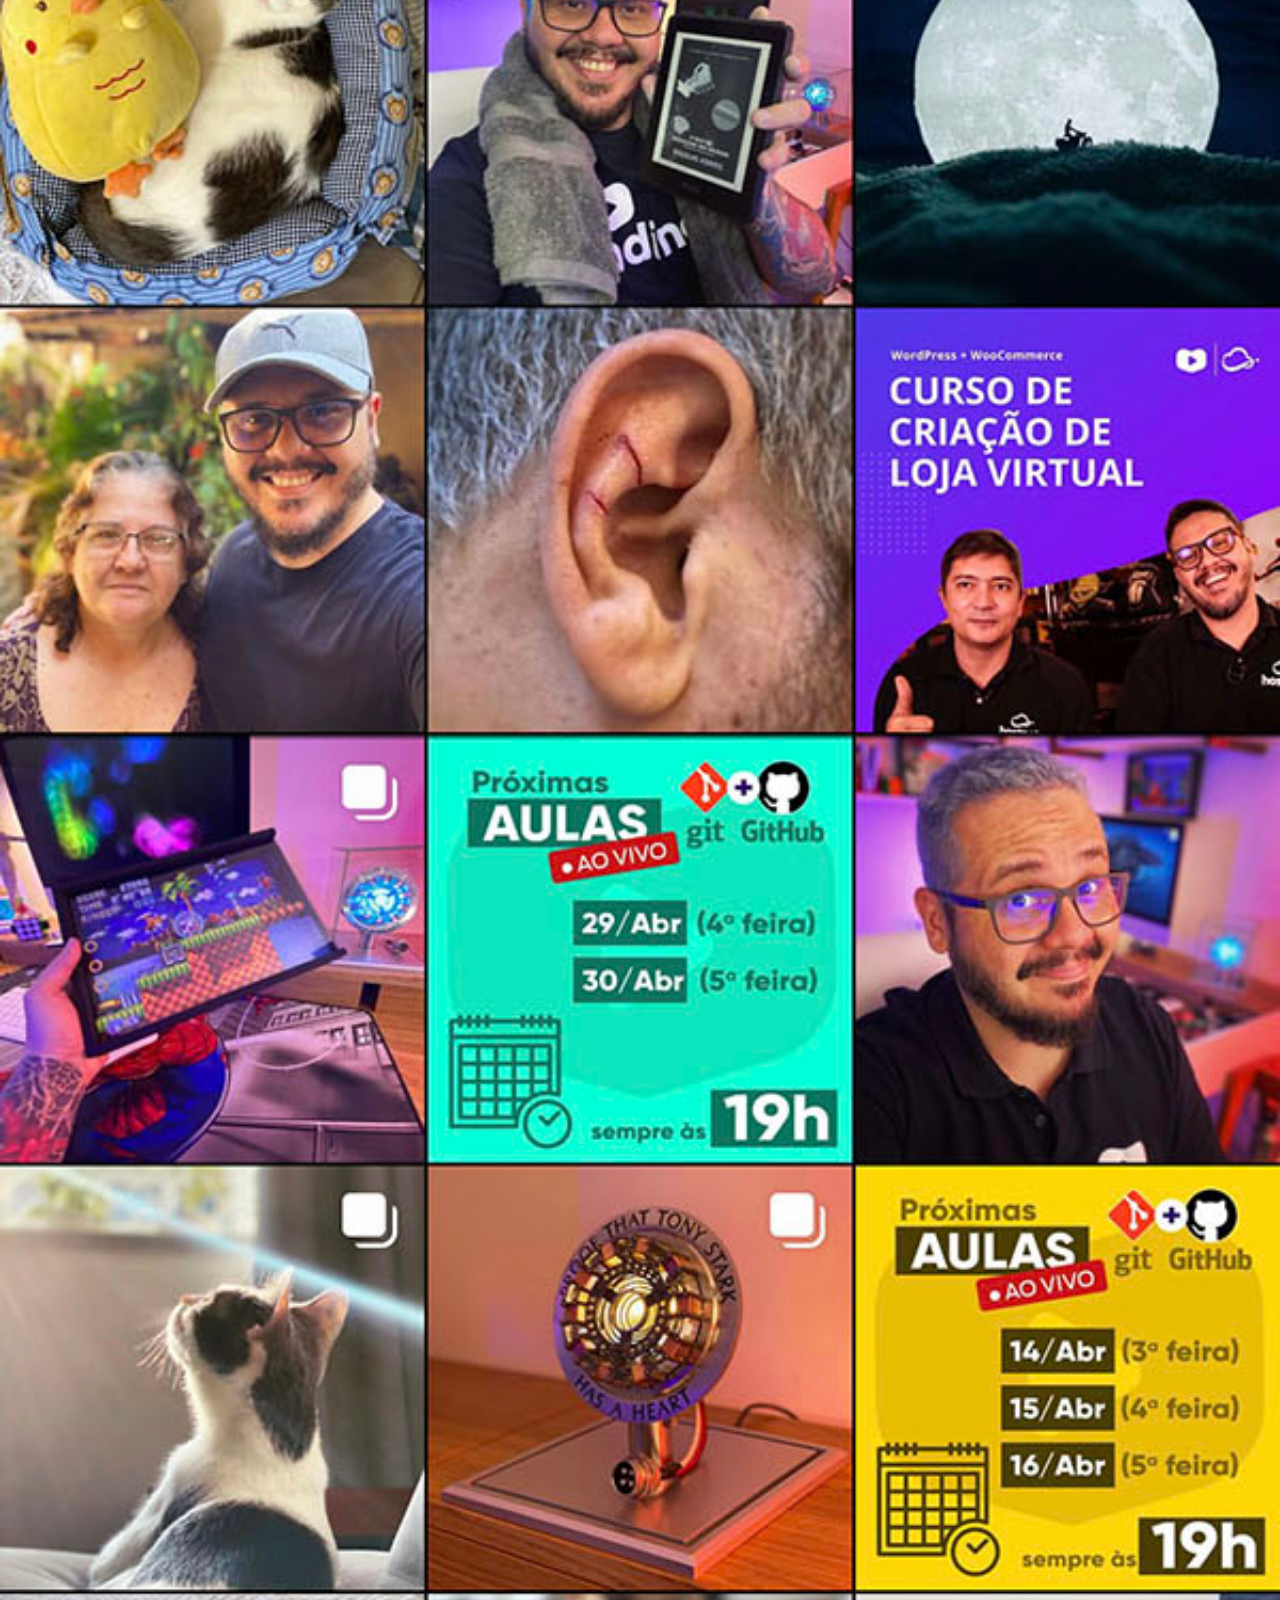
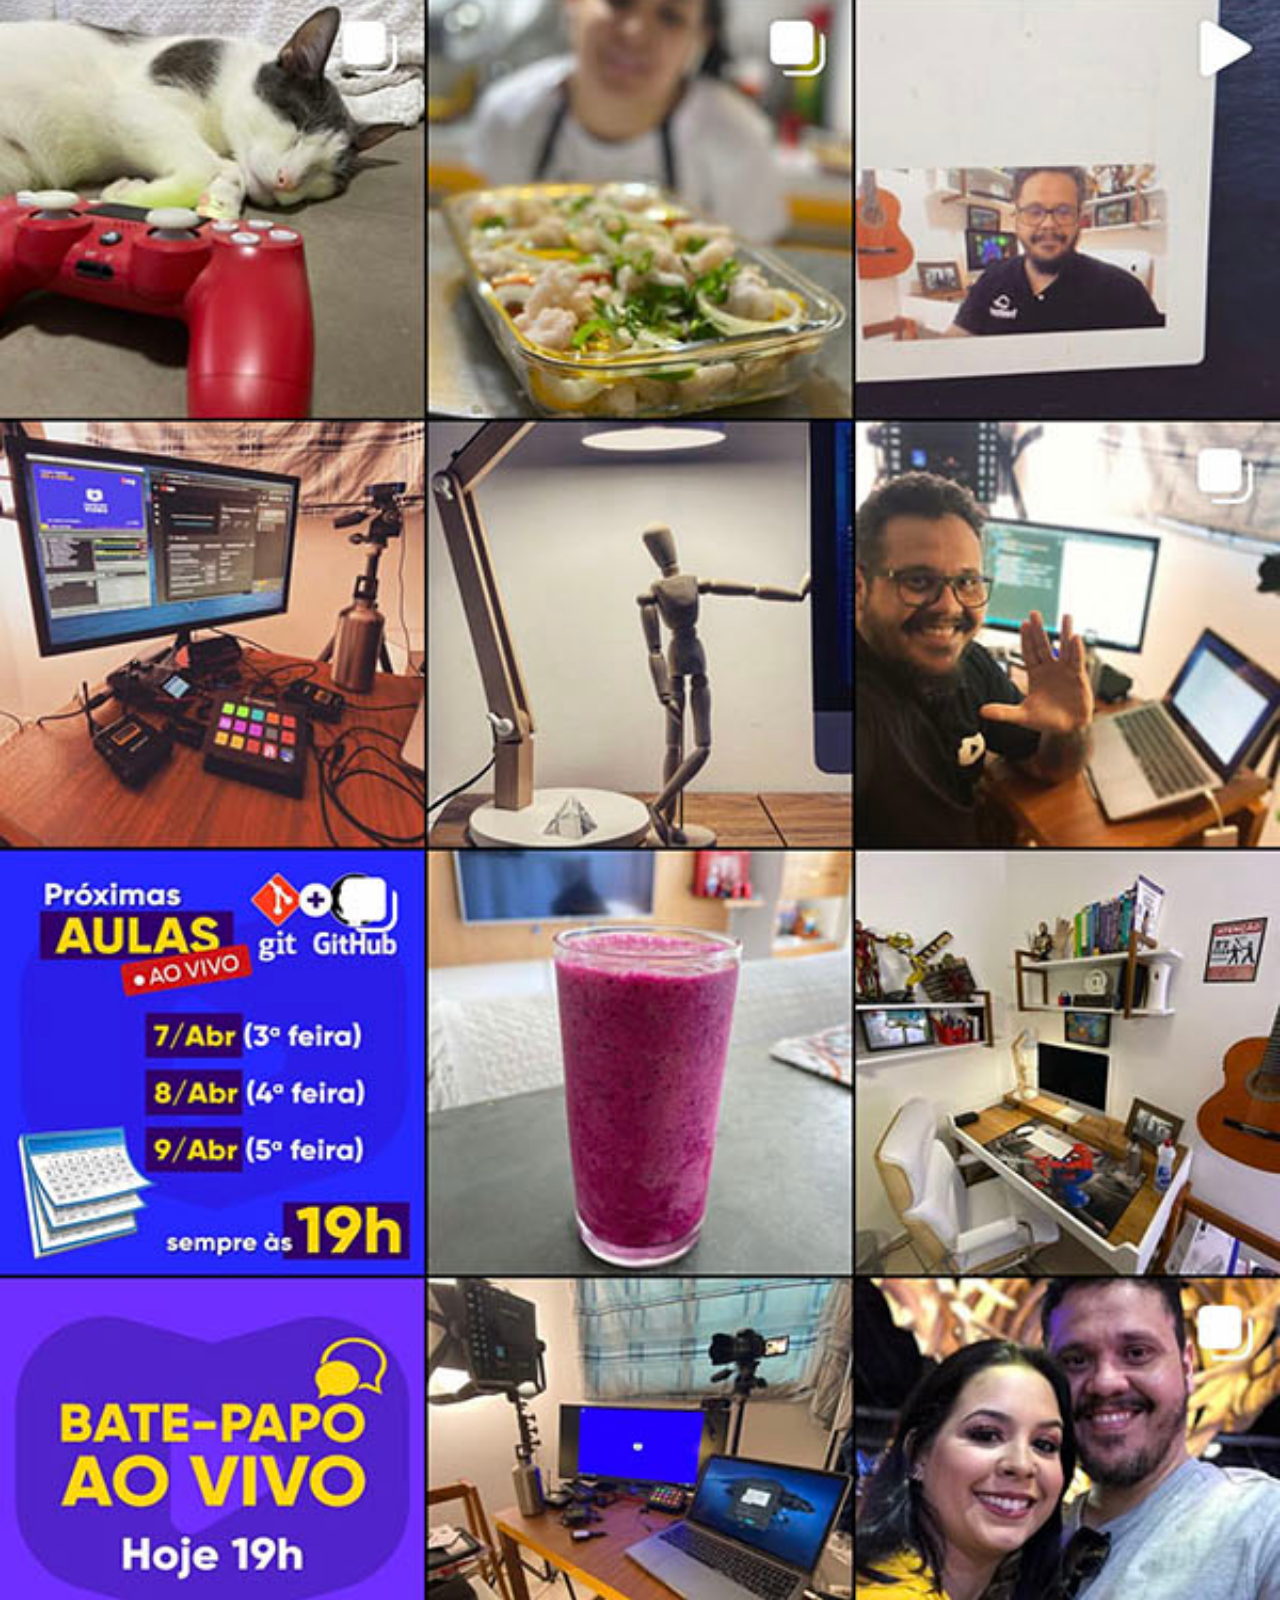
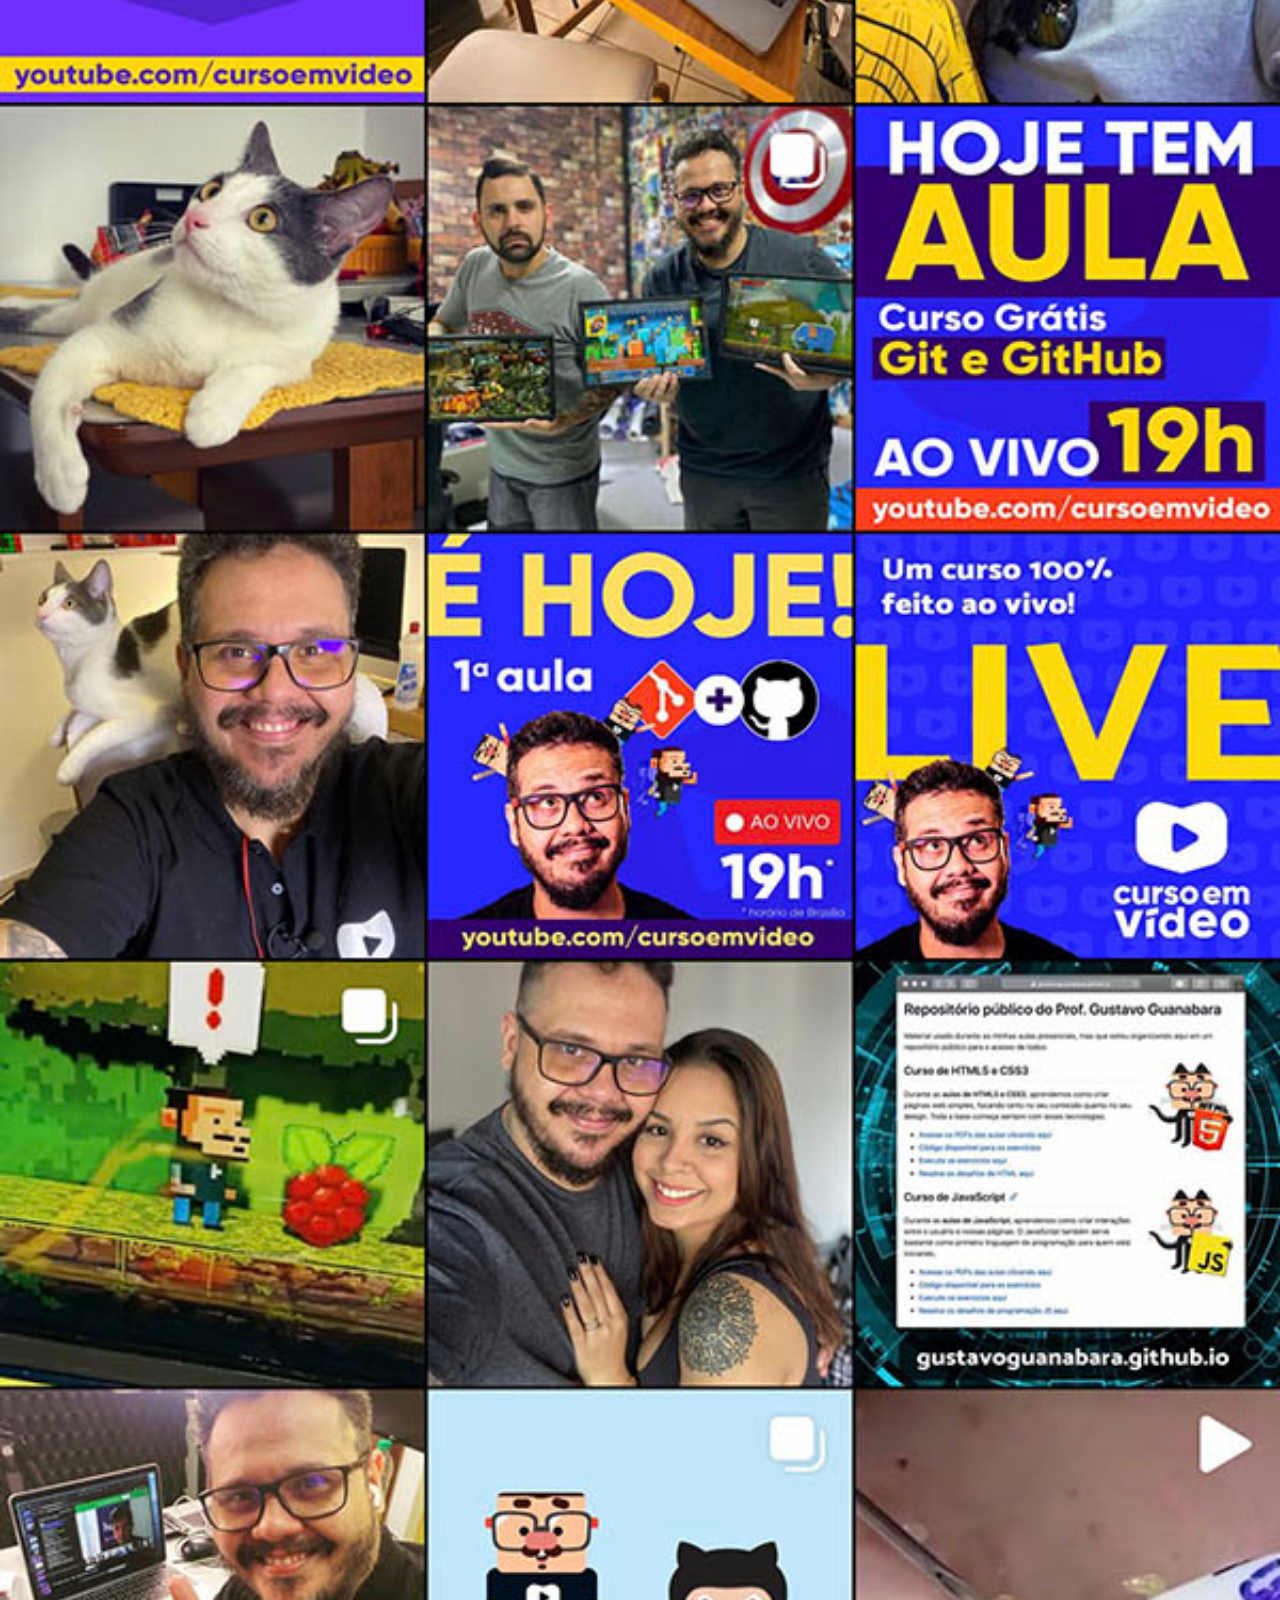
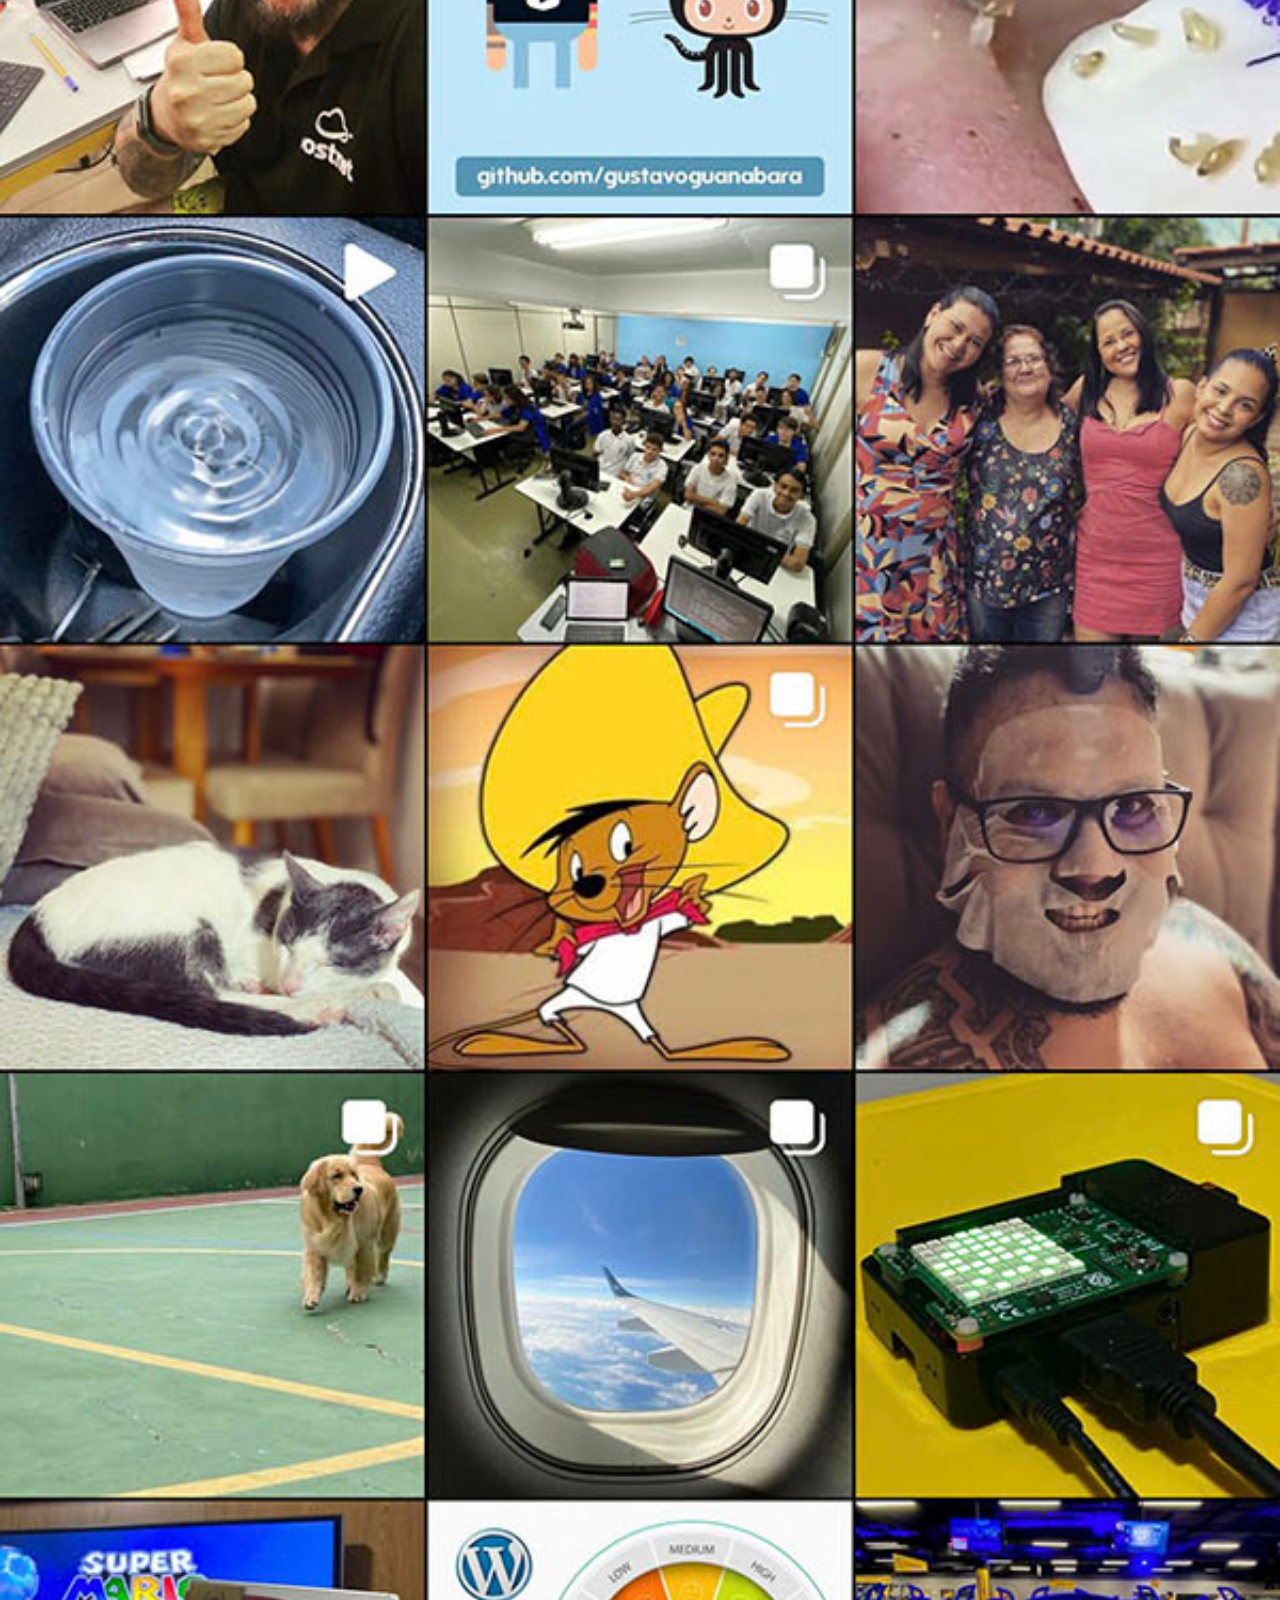
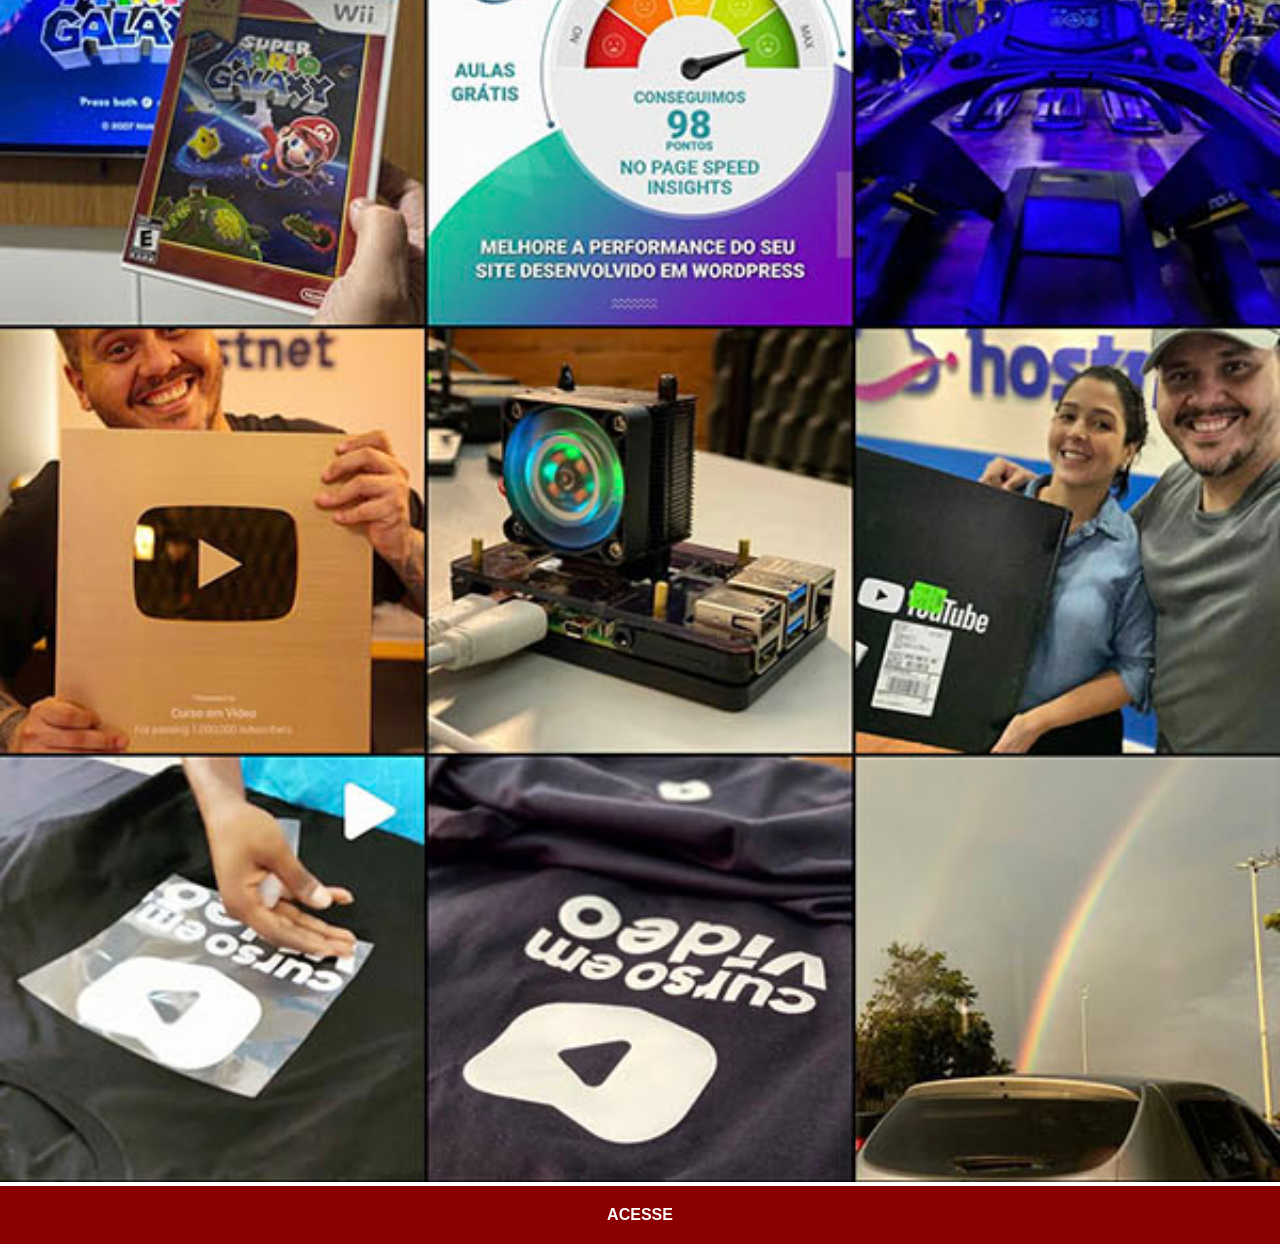
<file: paginas-extras/instagram.html>
<!DOCTYPE html>
<html lang="pt-br">
<head>
    <meta charset="UTF-8">
    <meta name="viewport" content="width=device-width, initial-scale=1.0">
    <title>Instagram</title>
    <link rel="stylesheet" href="../estilos/social.css">
</head>
<body>
    <img
    src="../imagens/tela-instagram.jpg"
    alt="Instagram">
    <a href="https://www.instagram.com/gustavoguanabara" target="_blank">ACESSE</a>
</body>
</html>
</file>
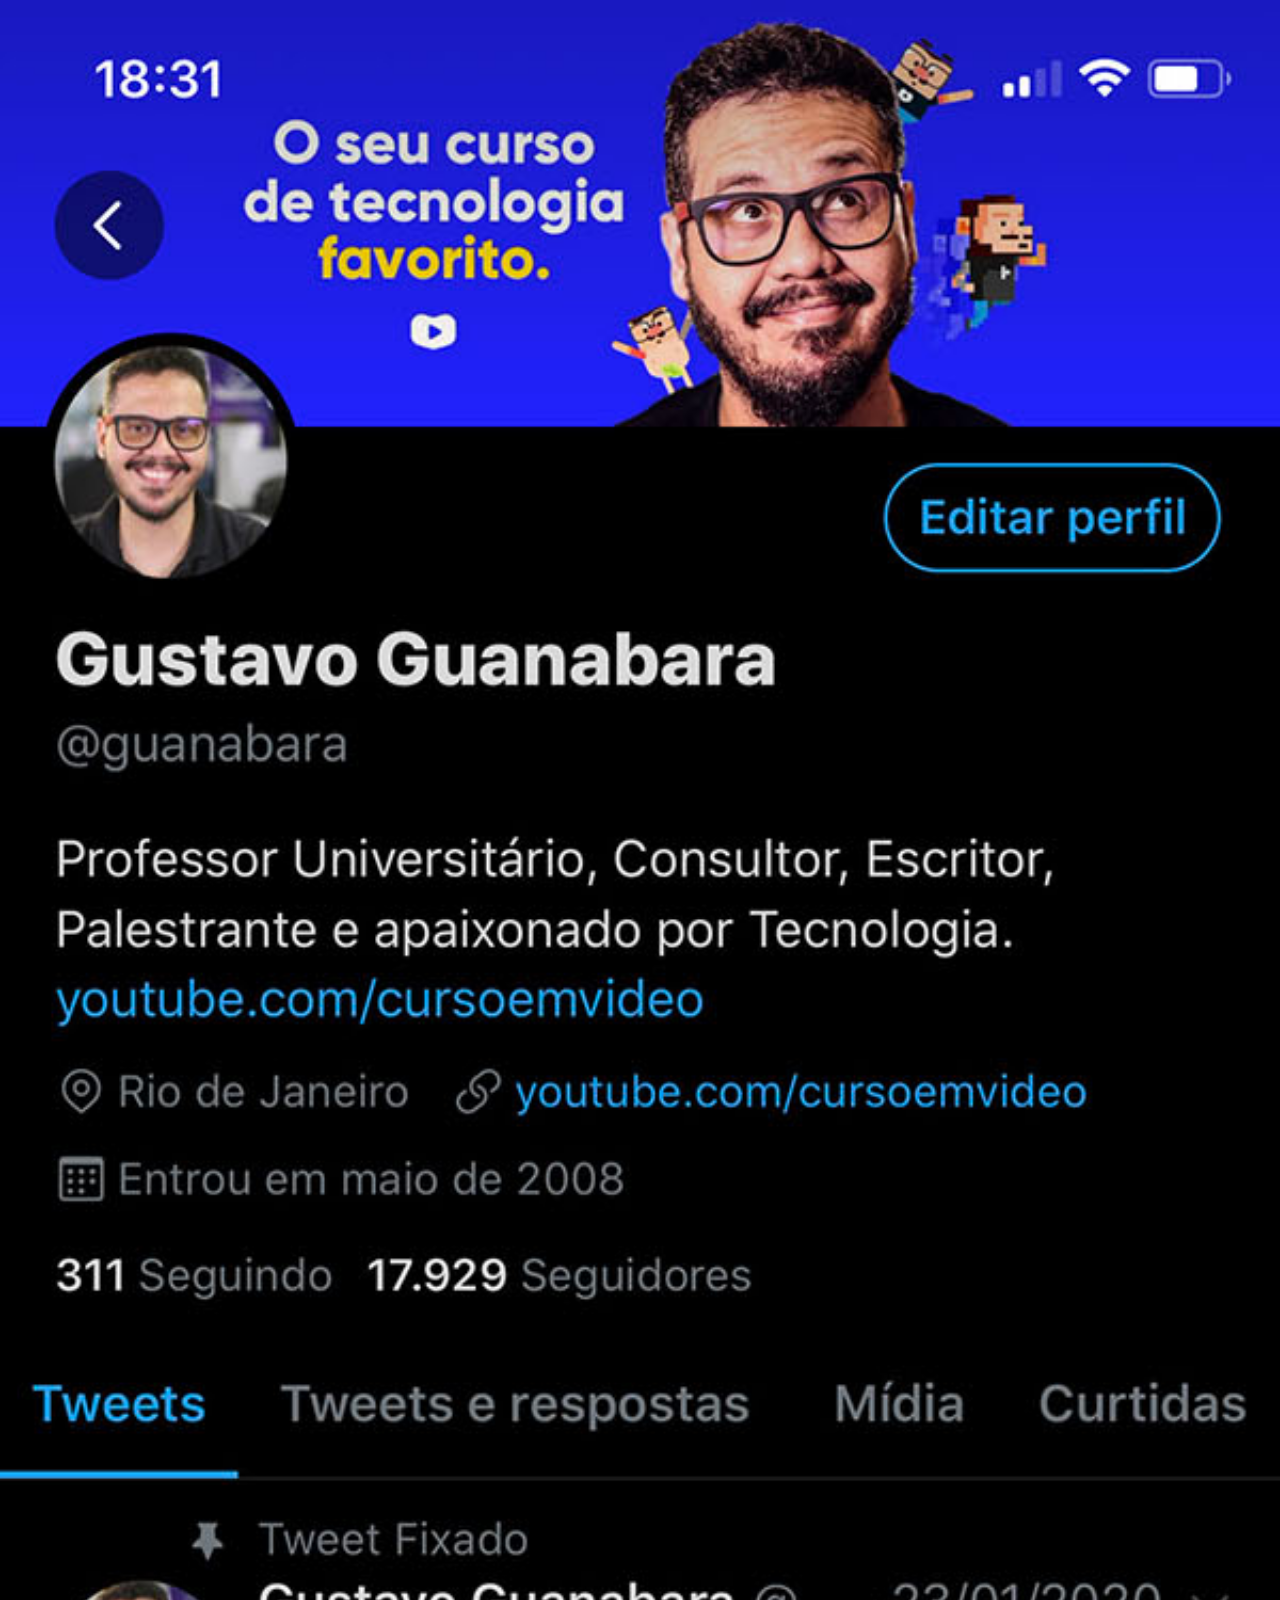
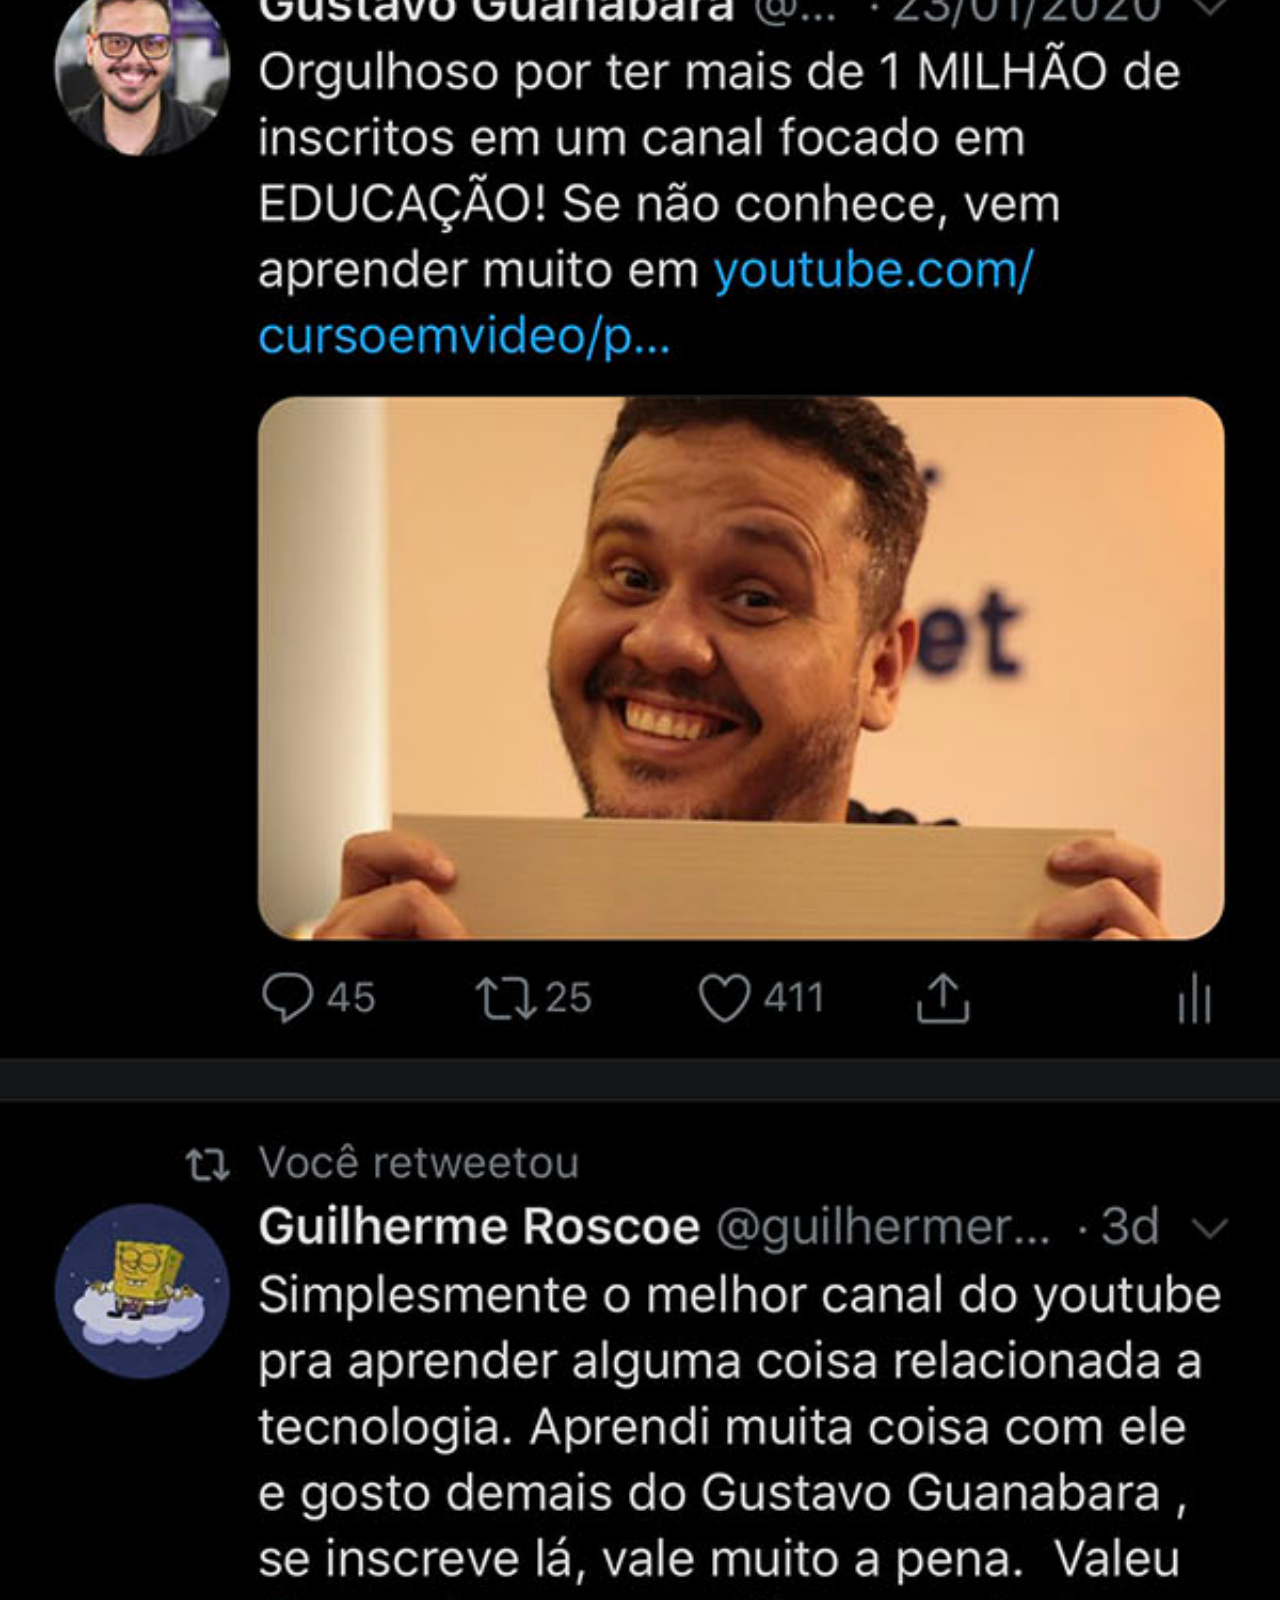
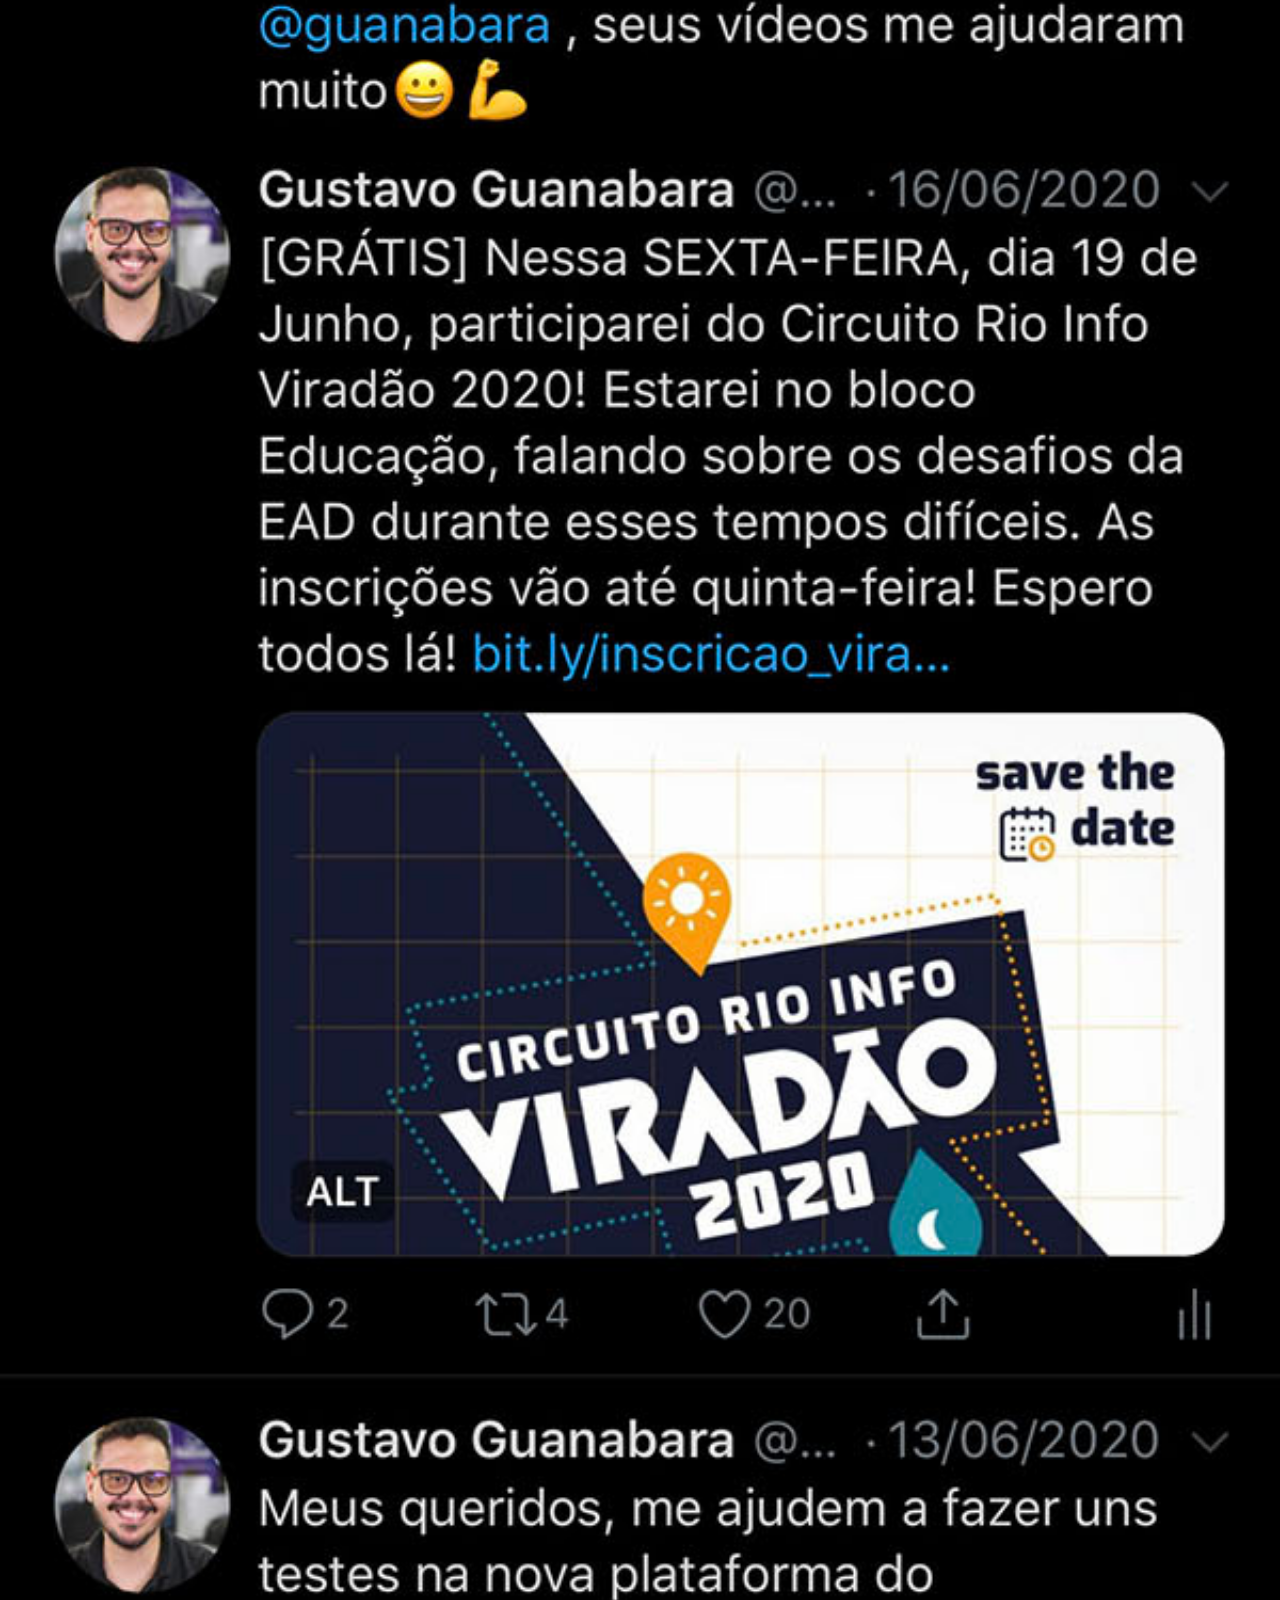
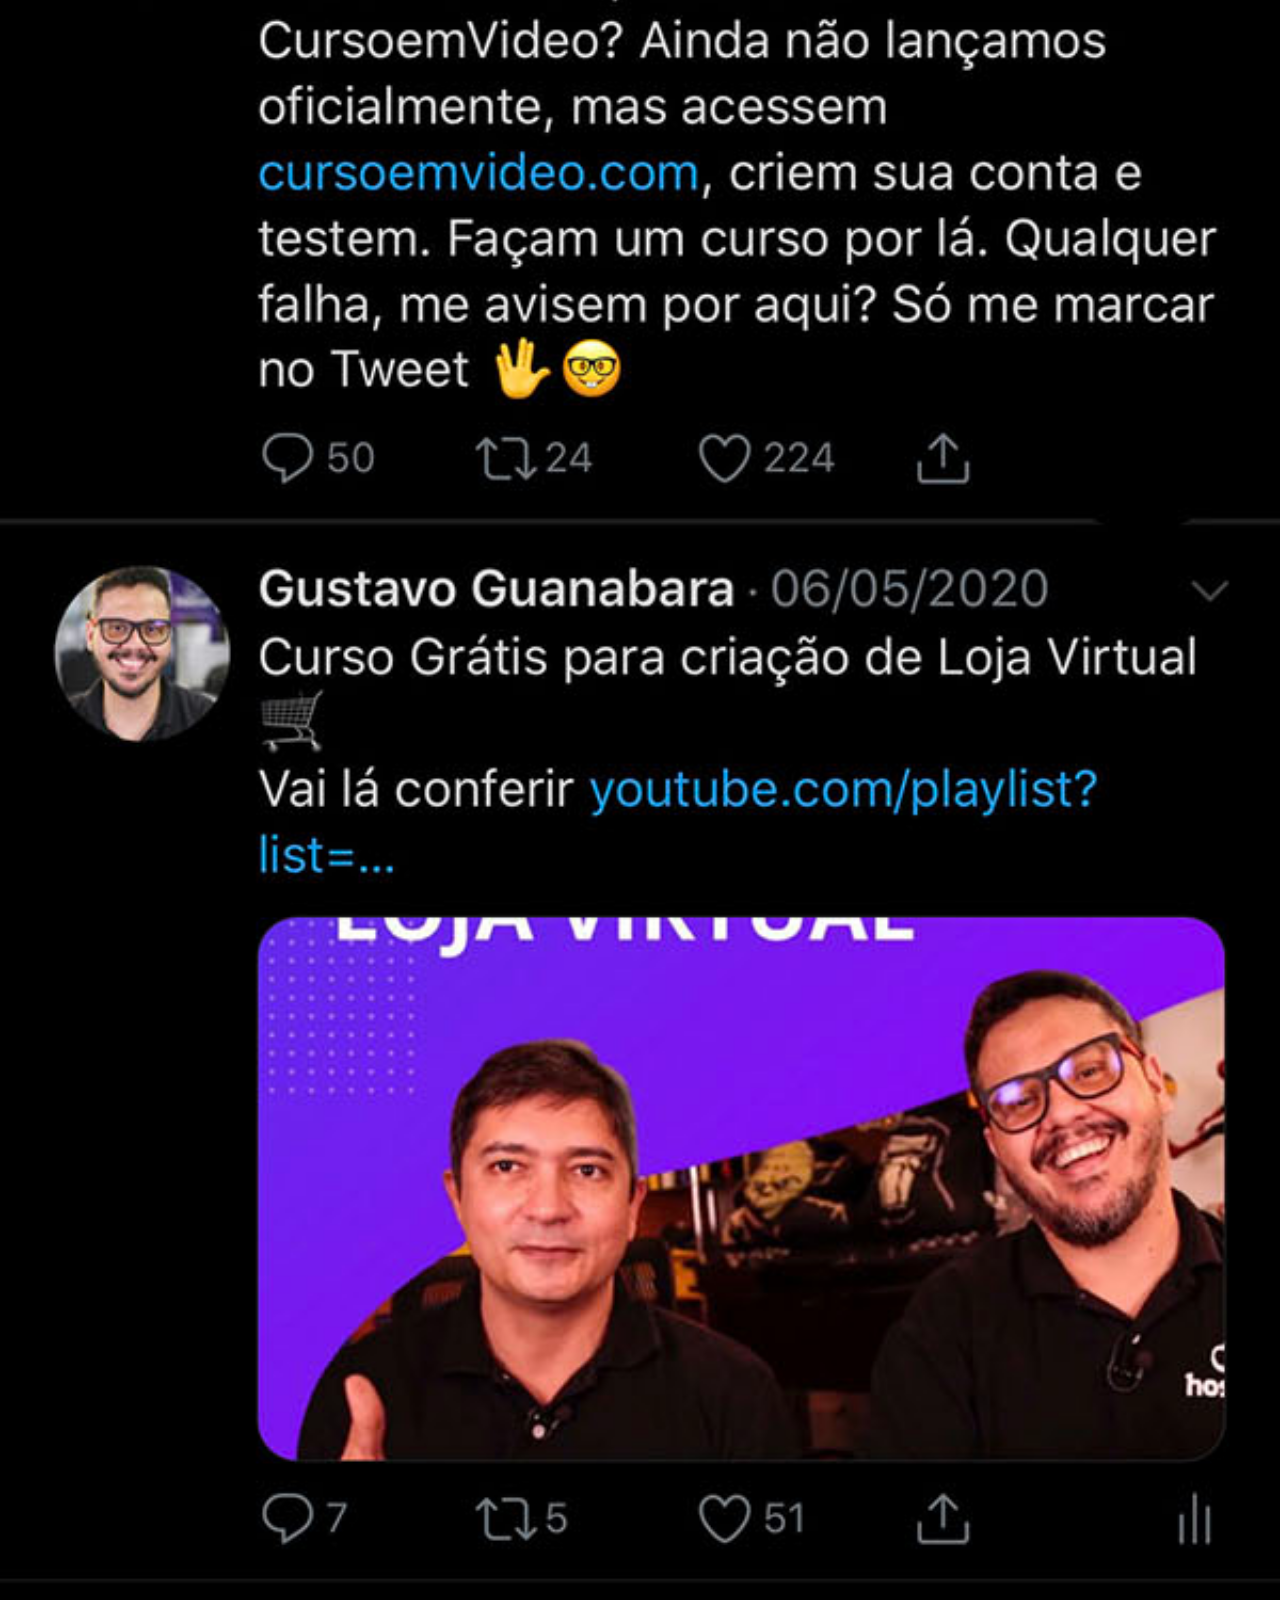
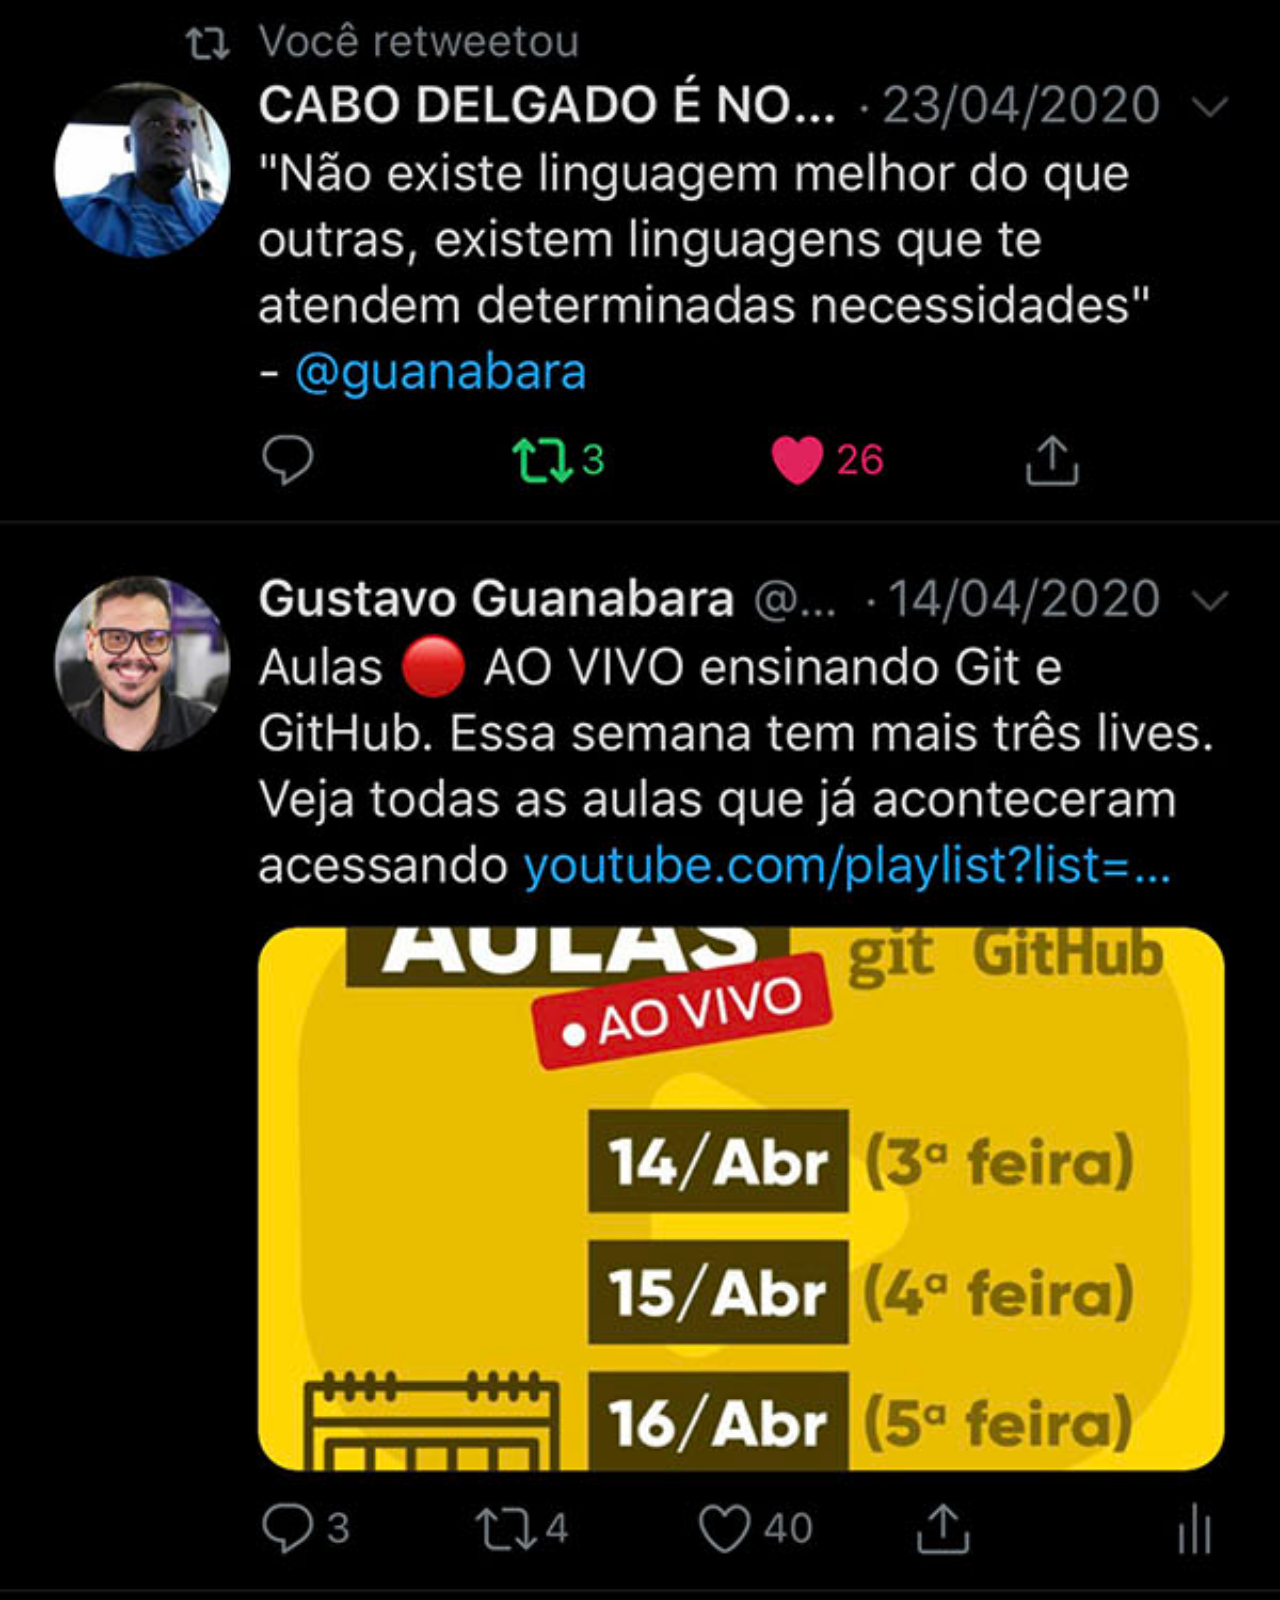
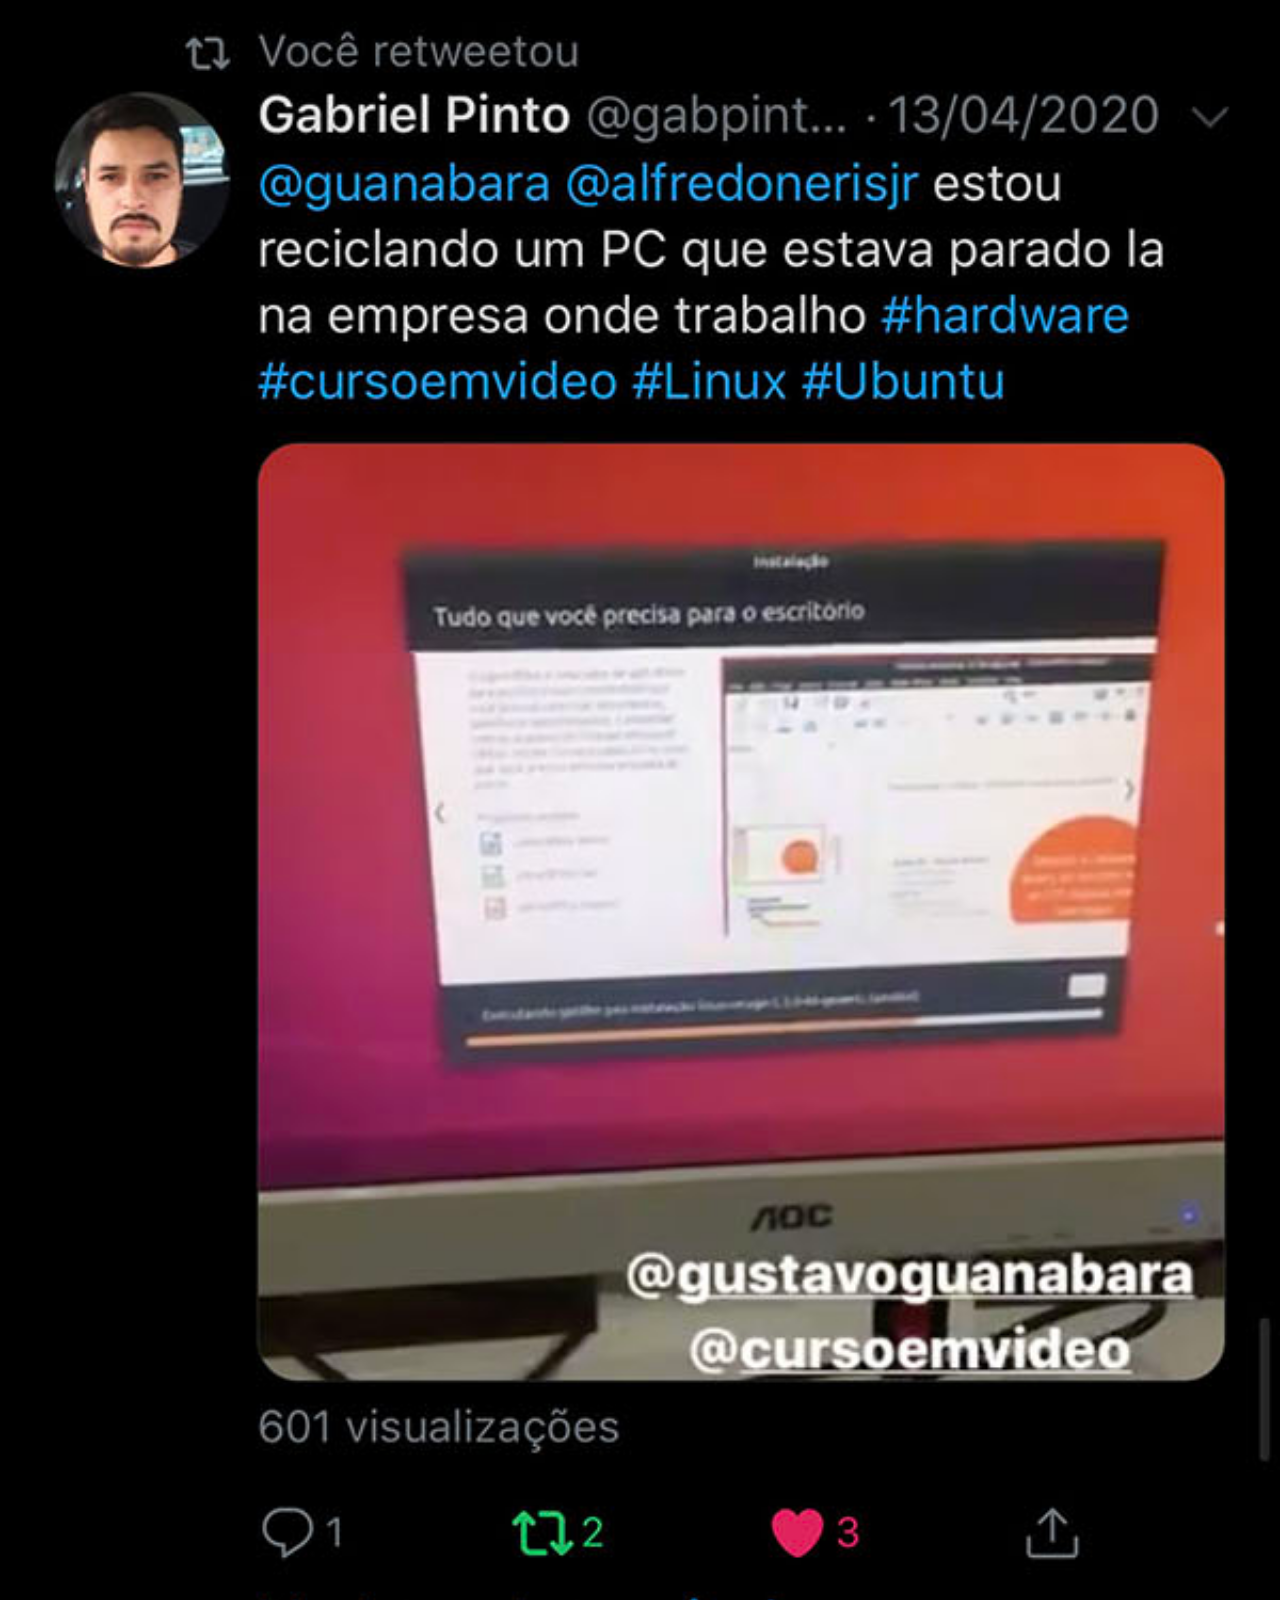
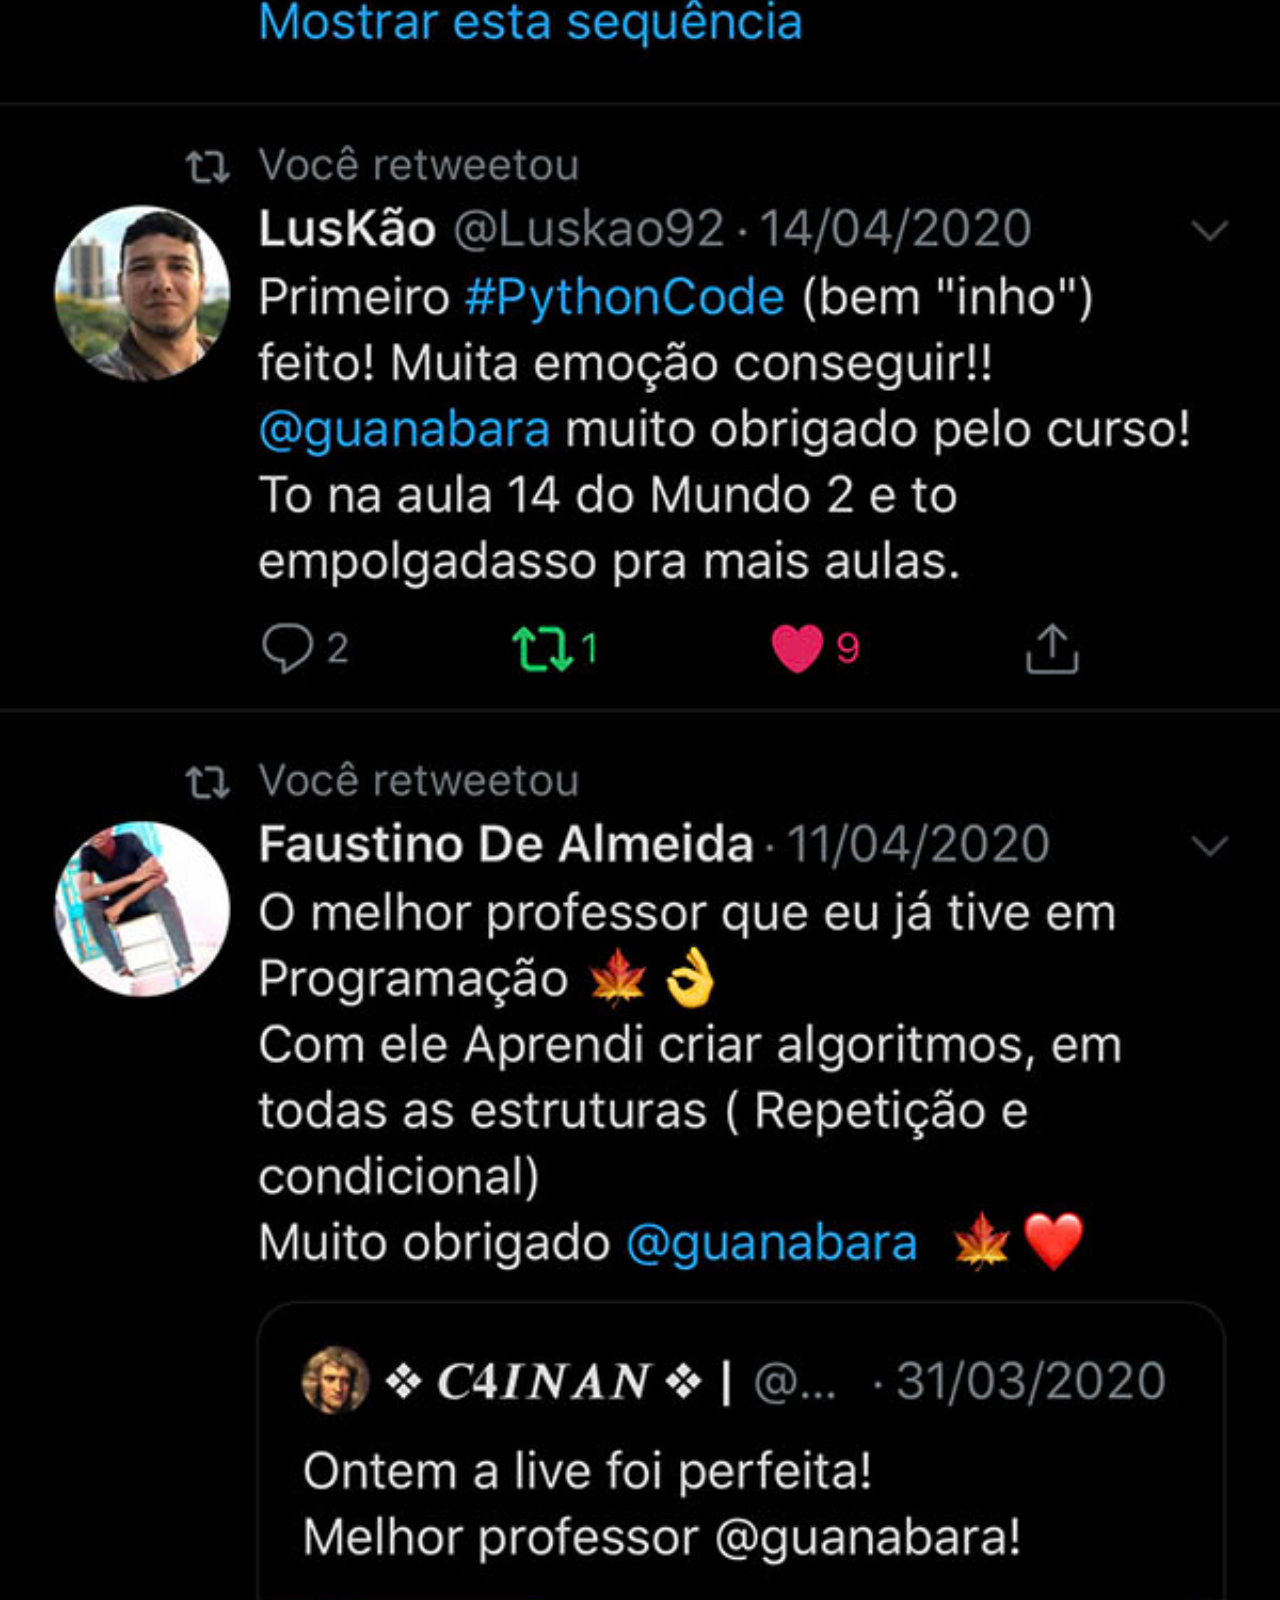
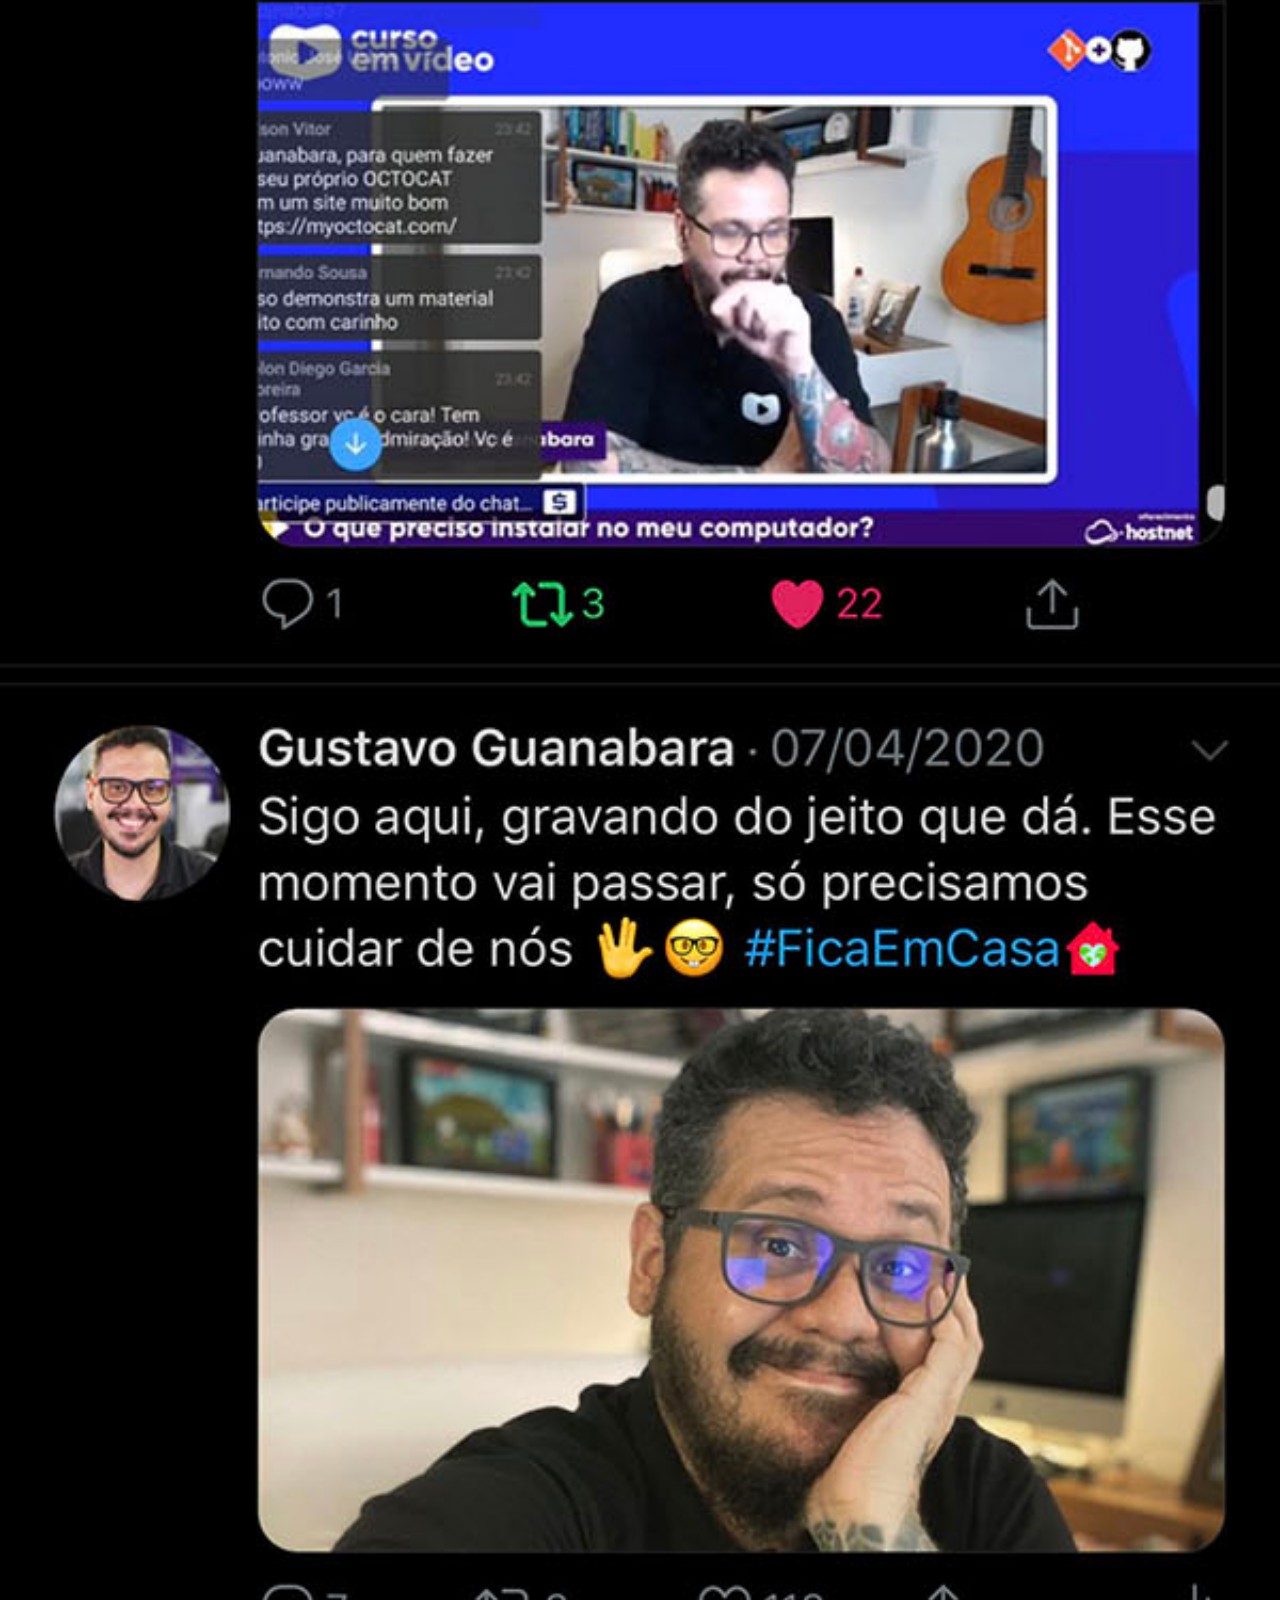
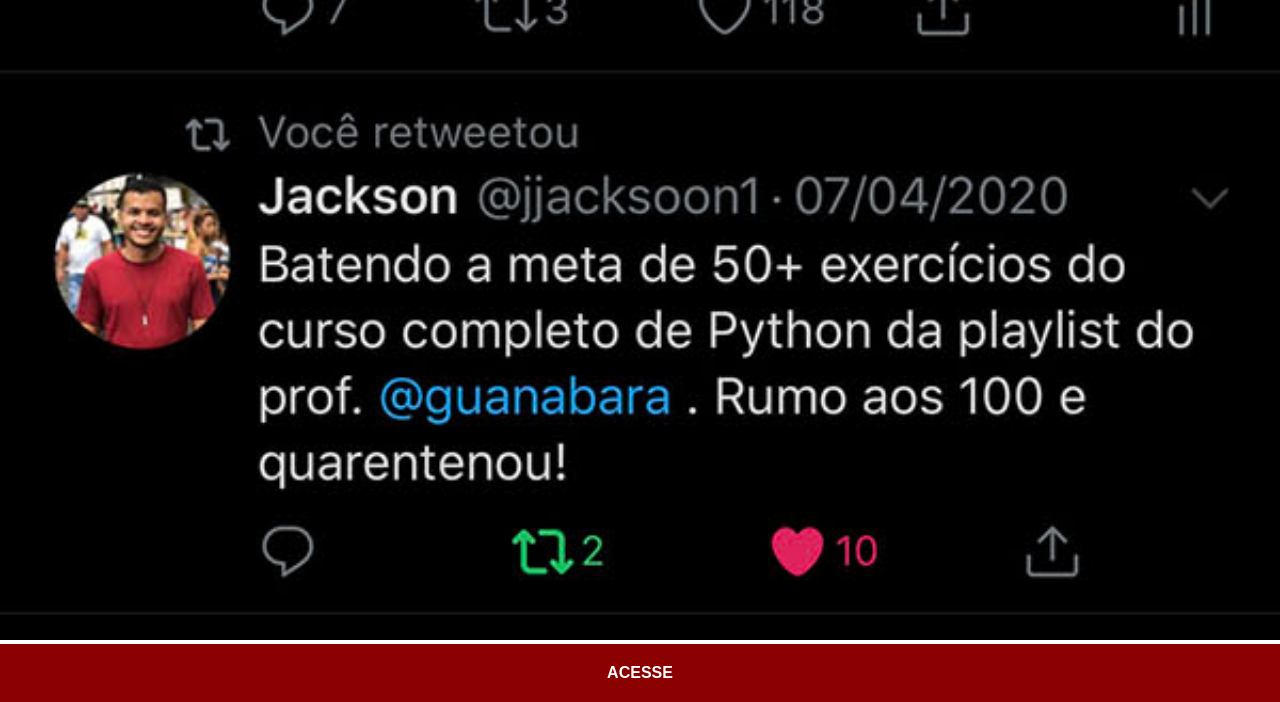
<file: paginas-extras/x.html>
<!DOCTYPE html>
<html lang="en">
<head>
    <meta charset="UTF-8">
    <meta name="viewport" content="width=device-width, initial-scale=1.0">
    <title>Twitter X</title>
    <link rel="stylesheet" href="../estilos/social.css">
</head>
<body>
    <img src="../imagens/tela-twitter.jpg" alt="X">
    <a href="https://x.com/guanabara" target="_blank">ACESSE</a>
</body>
</html>
</file>
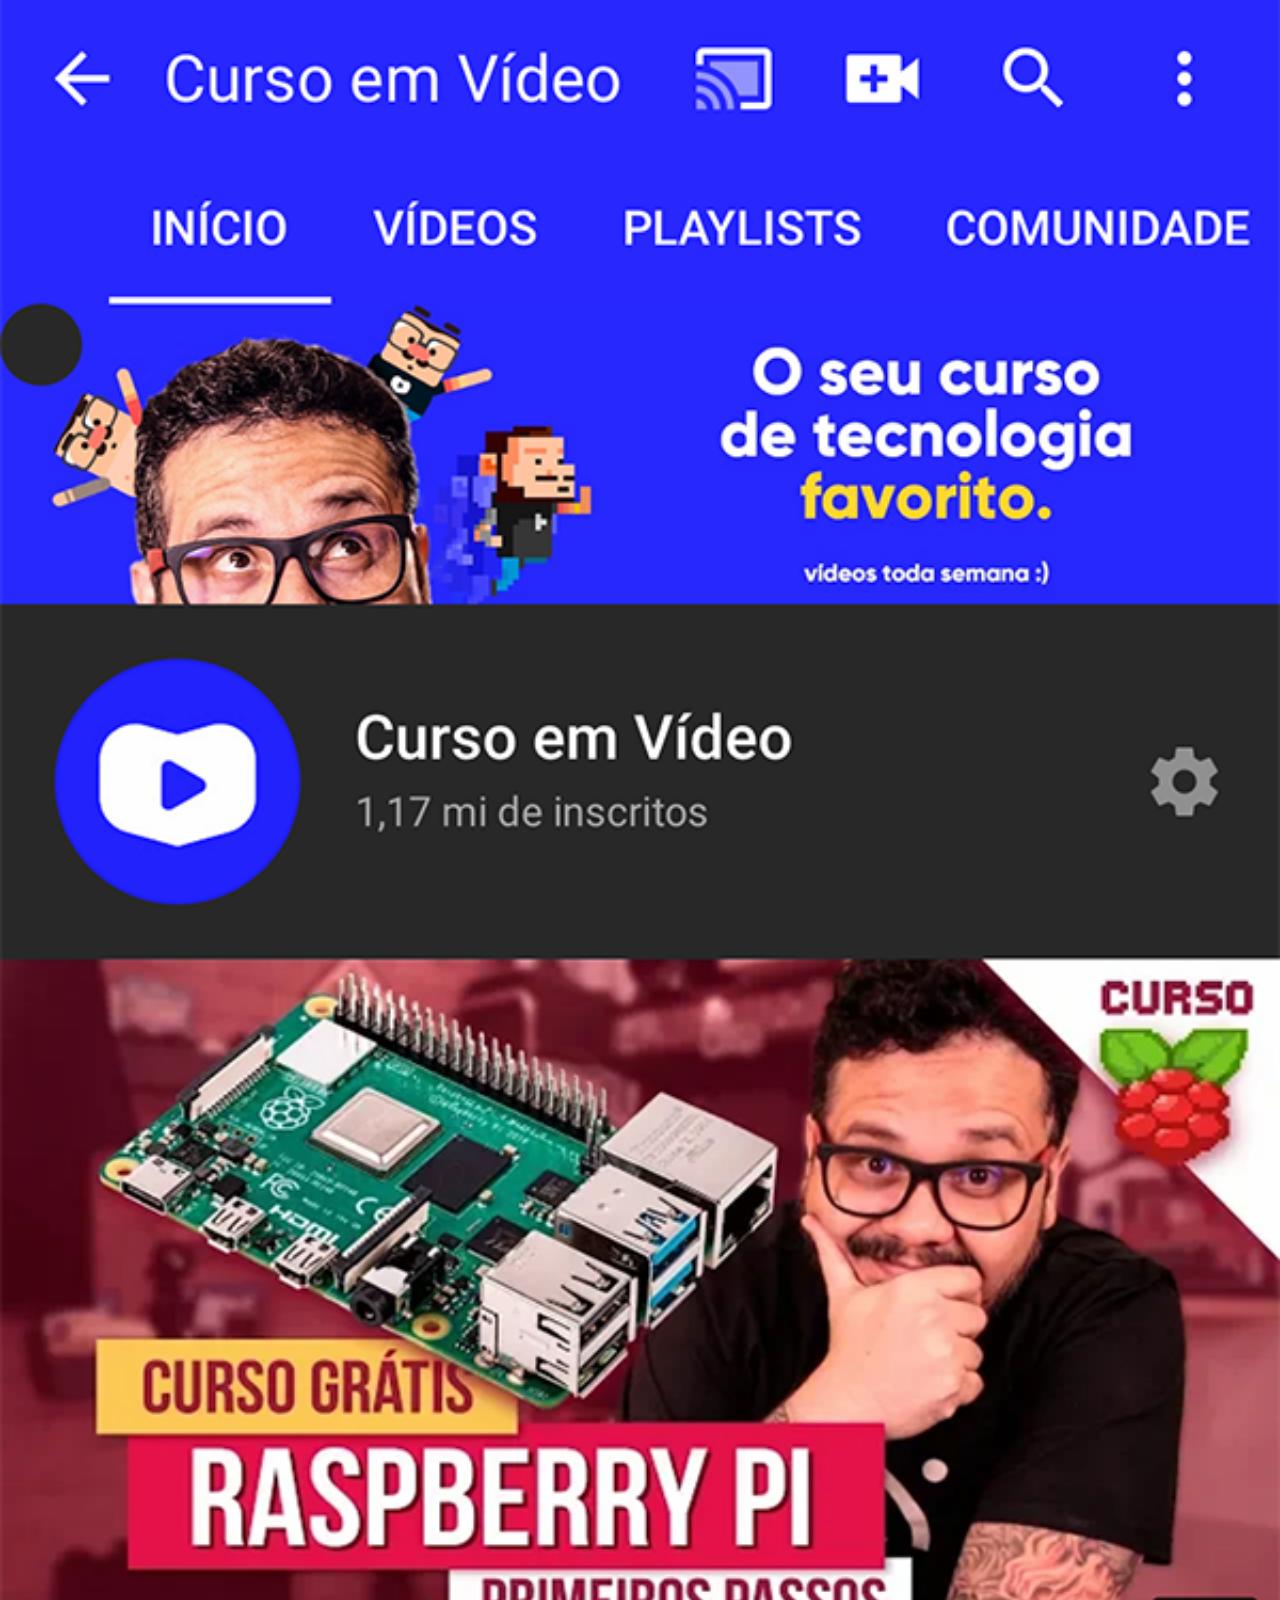
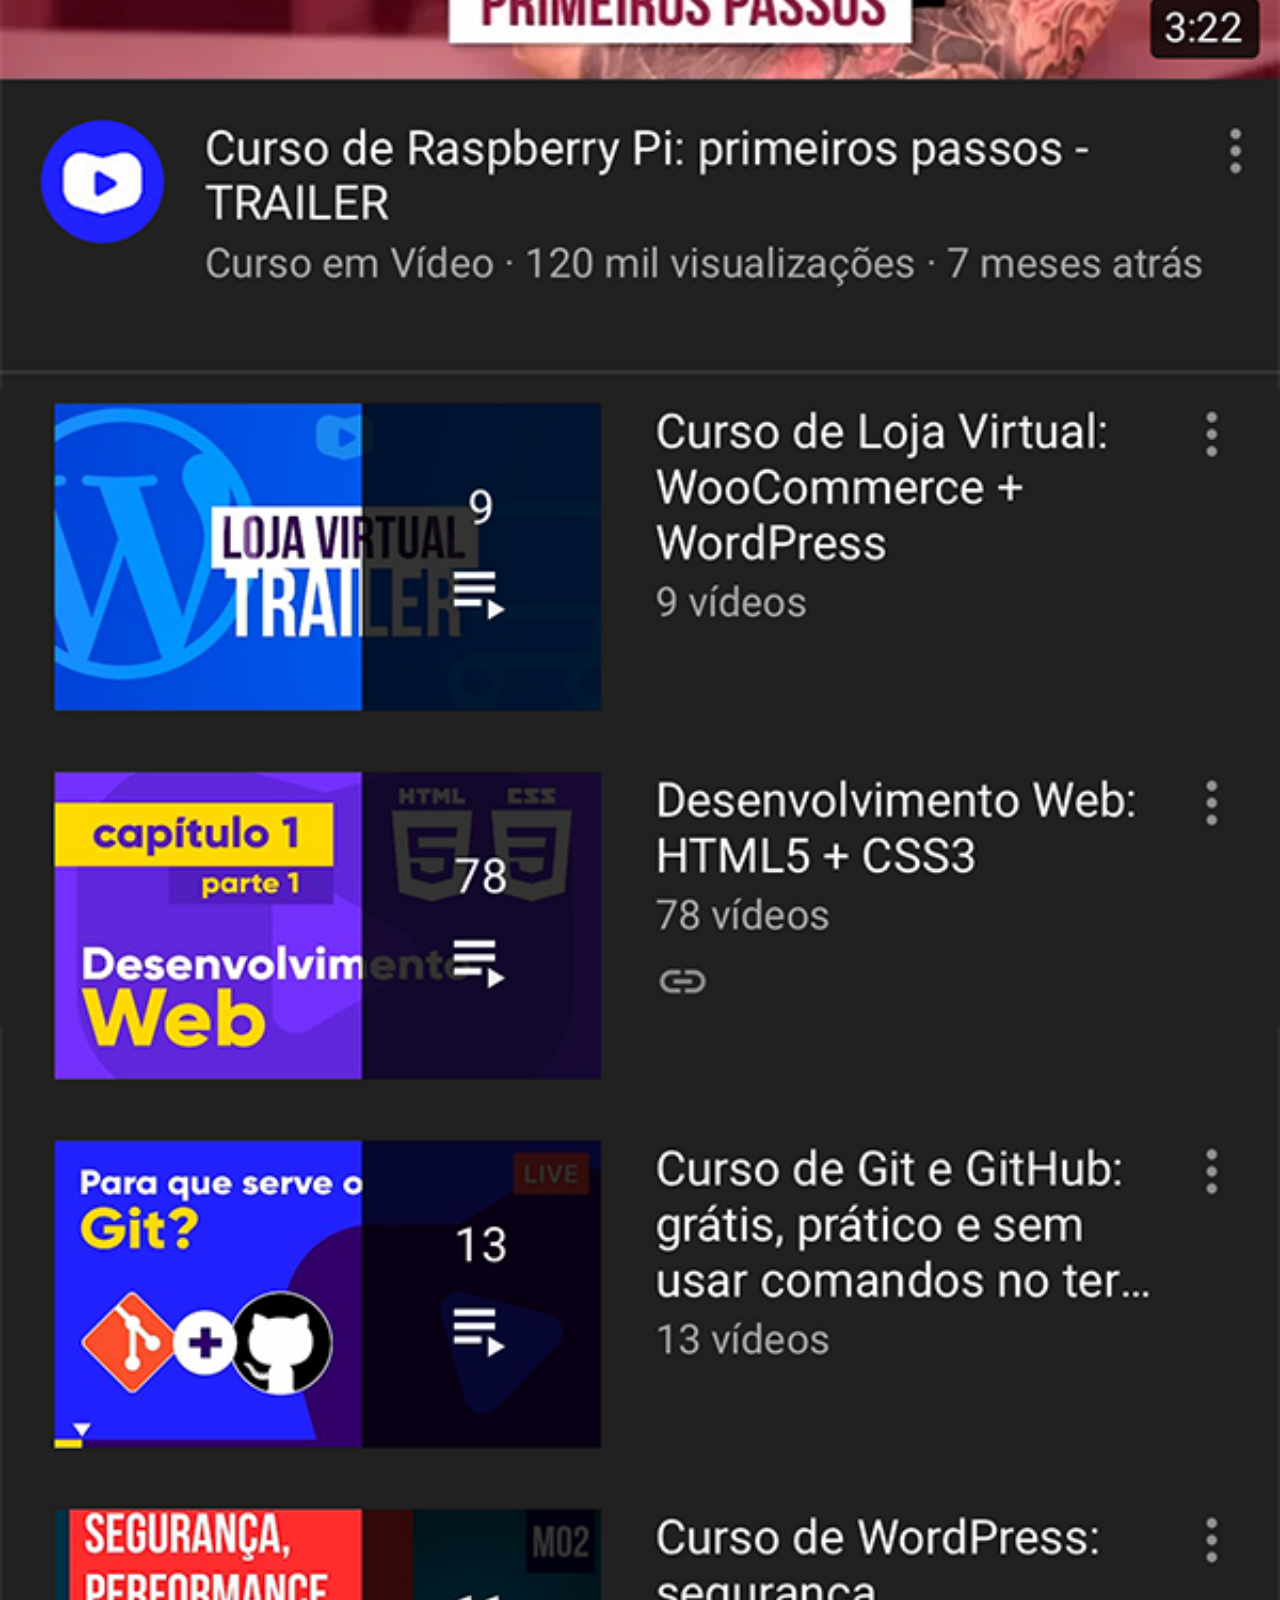
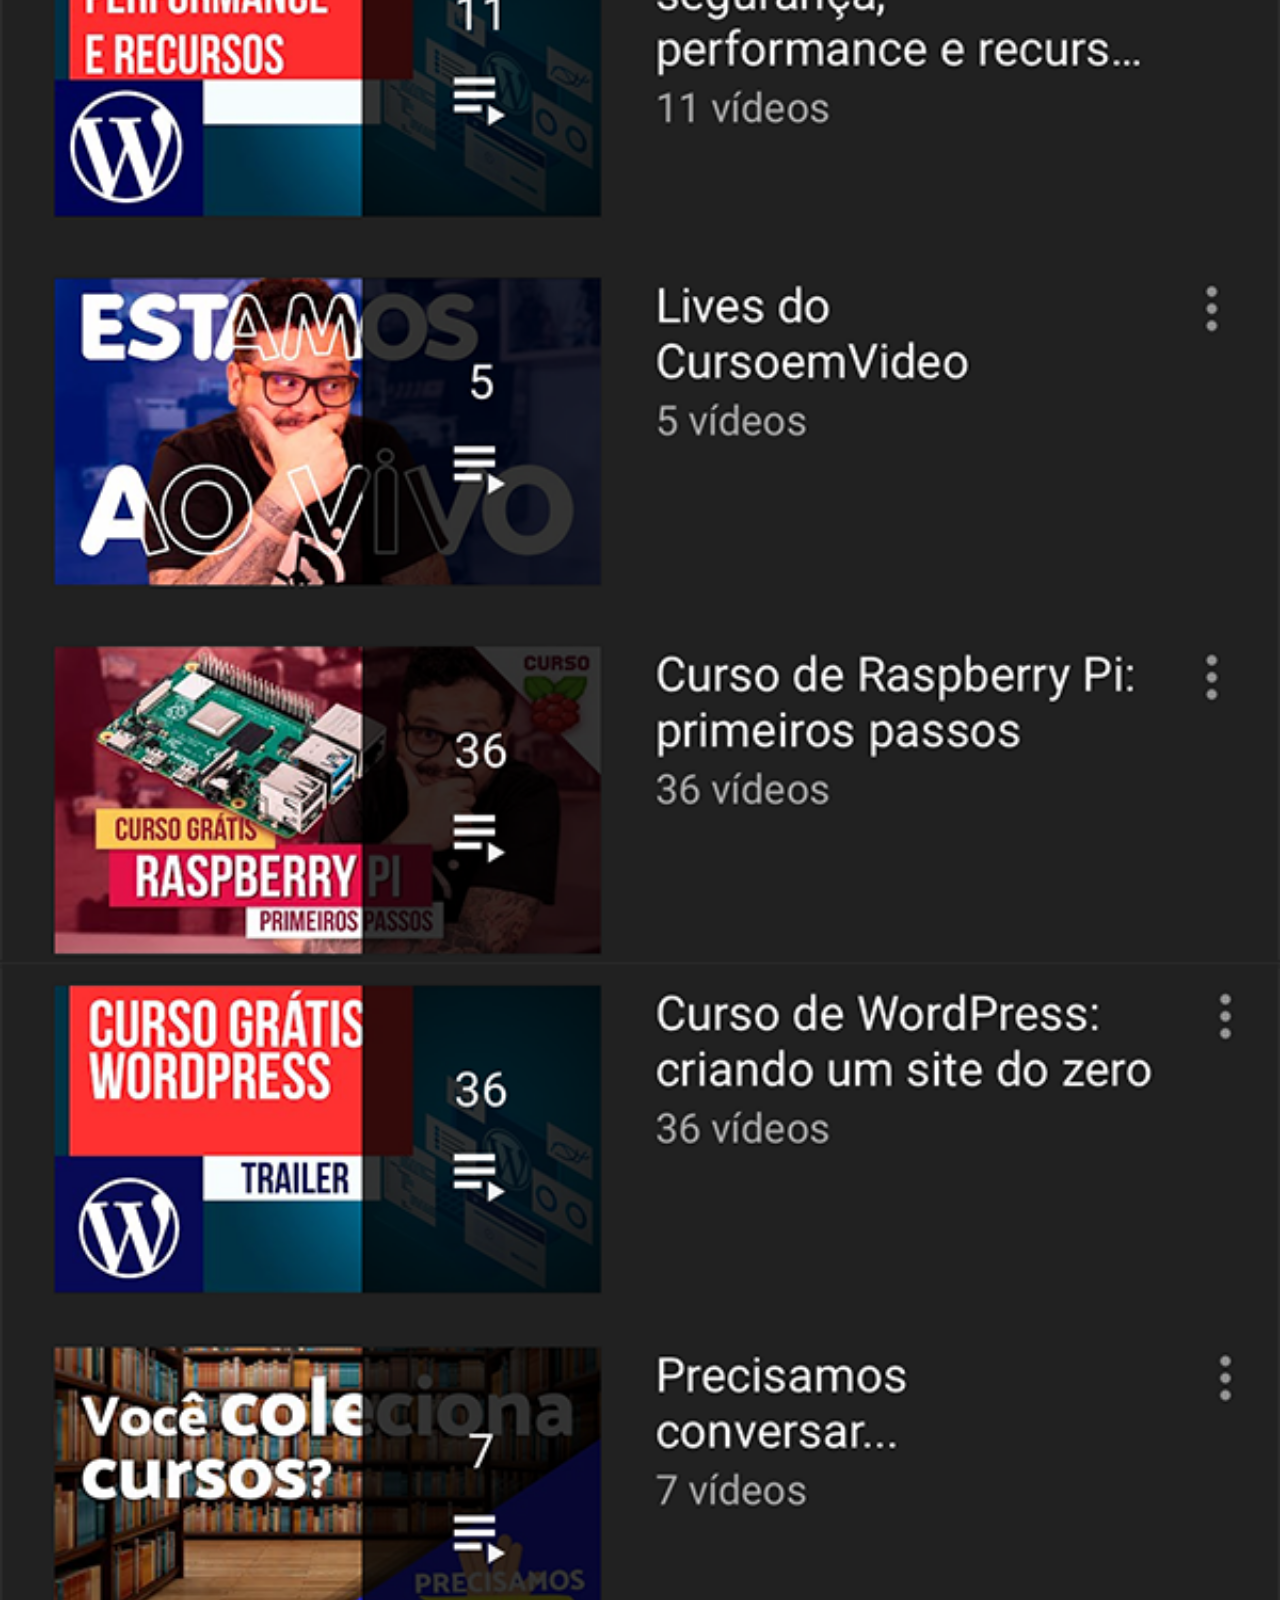
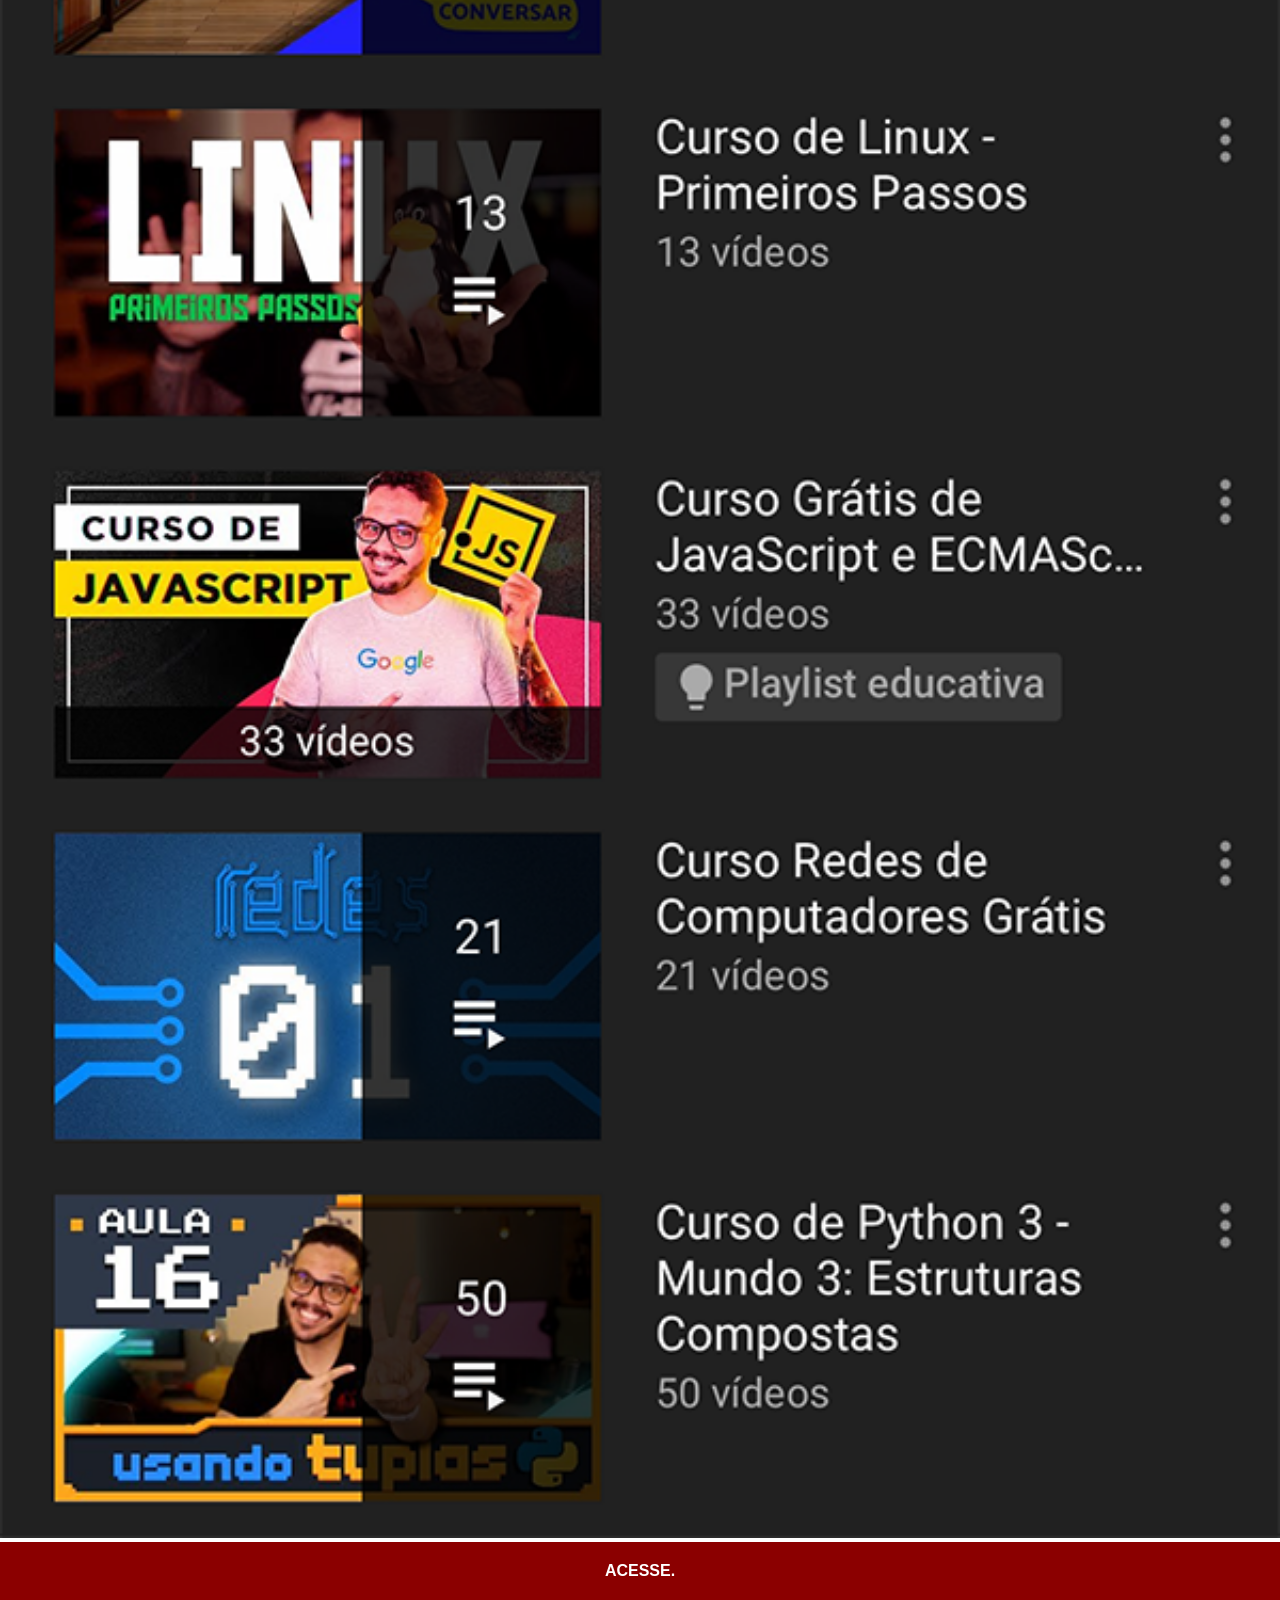
<file: paginas-extras/youtube.html>
<!DOCTYPE html>
<html lang="pt-br">
<head>
    <meta charset="UTF-8">
    <meta name="viewport" content="width=device-width, initial-scale=1.0">
    <title>Youtube</title>
    <link rel="stylesheet" href="../estilos/social.css">
</head>
<body>
    <img
    src="../imagens/tela-youtube.png"
    alt="Youtube">
    <a href="https://www.youtube.com/@cursoemvideo/playlists" target="_blank">ACESSE.</a>
</body>
</html>
</file>
<file: estilos/style.css>
@charset "UTF-8";

* {
    padding: 0px;
    margin: 0px;
    font-family: Arial, Helvetica, sans-serif;
}

html, body {
    width: 100vw;
    height: 100vh;
    background-color: black;
}

body {
    background: url('../imagens/fundo-madeira.jpg') no-repeat top center;
    background-size: cover;
    background-attachment: fixed;

    main {
        height: 100vh;
        position: relative;

        section {

            &#telefone {
                position: absolute;
                top: 50%;
                left: 50%;
                transform: translate(-50%, -50%);

                height: 627px;
                width: 310px;
                background: url('../imagens/frame-iphone.png') no-repeat;
            }

            #tela {
                position: relative;
                top: 80px;
                left: 21px;
                width: 269px;
                height: 472px;
            }

            &#redes-sociais {
                text-align: right;
            
                img {
                width: 50px;
                margin: 10px;
                border-radius: 50%;
                box-sizing: border-box;
                box-shadow: 2px 2px 5px rgba(0, 0, 0, 0.692);

                    &:hover {
                        border: 2px solid rgba(255, 255, 255, 0.623);
                        transform: translate(-3px, -3px);
                        box-shadow: 5px 5px 10px black;
                        transition: 0.3s;
                    }
                }
            }
        }
    }
}
</file>
<file: estilos/social.css>
@charset "UTF-8";

* {
    padding: 0px;
    margin: 0px;
    font-family: Arial, Helvetica, sans-serif;
}

::-webkit-scrollbar {
    width: 0px;
    height: 0px;
}

img {
    width: 100vw;
}

a {
    display: block;
    background-color: darkred;
    padding: 20px;
    text-align: center;
    color: white;
    font-weight: bolder;
    text-decoration: none;

    &:hover {
        background-color: red;
    }
}
</file>
